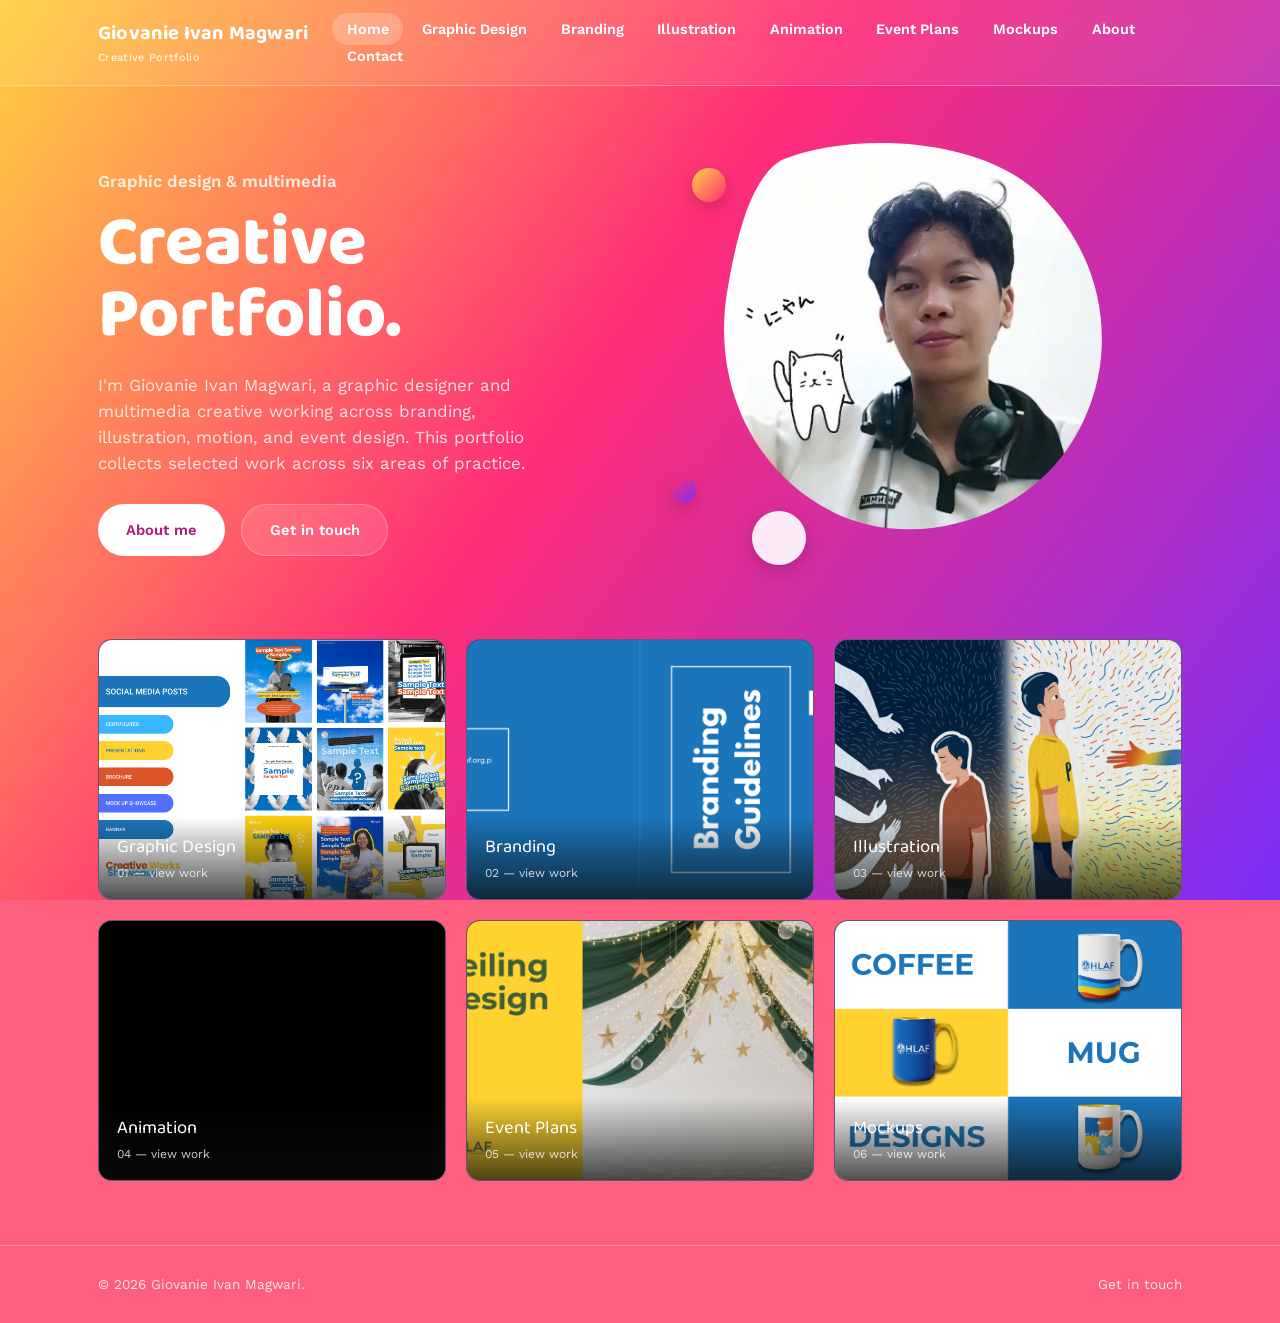
<file: index.html>
<!DOCTYPE html>
<html lang="en">
<head>
<meta charset="UTF-8">
<meta name="viewport" content="width=device-width, initial-scale=1.0">
<title>Home — Giovanie Ivan Magwari</title>
<meta name="description" content="Creative portfolio of Giovanie Ivan Magwari — graphic design, branding, illustration, animation, event design, and mockups.">
<link rel="preconnect" href="https://fonts.googleapis.com">
<link rel="preconnect" href="https://fonts.gstatic.com" crossorigin>
<link href="https://fonts.googleapis.com/css2?family=Baloo+2:wght@600;700;800&family=Work+Sans:wght@400;500;600&display=swap" rel="stylesheet">
<link rel="stylesheet" href="css/style.css">
</head>
<body>
<a class="skip-link" href="#main">Skip to content</a>
<header class="site-header">
  <div class="wrap header-inner">
    <a class="brand" href="index.html">Giovanie Ivan Magwari<span>Creative Portfolio</span></a>
    <button class="nav-toggle" aria-expanded="false" aria-label="Toggle navigation">Menu</button>
    <nav class="main-nav" aria-label="Primary">
      <ul>
        <li><a href="index.html" aria-current="page">Home</a></li>
        <li><a href="graphic-design.html">Graphic Design</a></li>
        <li><a href="branding.html">Branding</a></li>
        <li><a href="illustration.html">Illustration</a></li>
        <li><a href="animation.html">Animation</a></li>
        <li><a href="event-plans.html">Event Plans</a></li>
        <li><a href="mockups.html">Mockups</a></li>
        <li><a href="about.html">About</a></li>
        <li><a href="contact.html">Contact</a></li>
      </ul>
    </nav>
  </div>
</header>

<main id="main">
  <section class="hero wrap">
    <div class="hero-copy">
      <p class="hero-eyebrow">Graphic design &amp; multimedia</p>
      <h1>Creative<br>Portfolio.</h1>
      <p>I'm Giovanie Ivan Magwari, a graphic designer and multimedia creative working across branding, illustration, motion, and event design. This portfolio collects selected work across six areas of practice.</p>
      <div class="hero-actions">
        <a class="btn btn-primary" href="about.html">About me</a>
        <a class="btn btn-outline" href="contact.html">Get in touch</a>
      </div>
    </div>
    <div class="hero-figure">
      <span class="dot dot-1" aria-hidden="true"></span>
      <span class="dot dot-2" aria-hidden="true"></span>
      <span class="dot dot-3" aria-hidden="true"></span>
      <div class="blob-photo">
        <img src="images/profile/profile.jpg" alt="Portrait of Giovanie Ivan Magwari" loading="eager">
      </div>
    </div>
  </section>

  <section class="wrap">
    <div class="tile-grid" aria-label="Work categories">
    <a class="tile" href="graphic-design.html">
      <img src="images/graphic-design/1.png" alt="Graphic Design preview" loading="lazy">
      <span class="tile-label"><span class="n">Graphic Design</span><span class="c">01 — view work</span></span>
    </a>
    <a class="tile" href="branding.html">
      <img src="images/branding/1.png" alt="Branding preview" loading="lazy">
      <span class="tile-label"><span class="n">Branding</span><span class="c">02 — view work</span></span>
    </a>
    <a class="tile" href="illustration.html">
      <img src="images/illustration/05.png" alt="Illustration preview" loading="lazy">
      <span class="tile-label"><span class="n">Illustration</span><span class="c">03 — view work</span></span>
    </a>
    <a class="tile" href="animation.html">
      <img src="images/animation/poster-01.jpg" alt="Animation preview" loading="lazy">
      <span class="tile-label"><span class="n">Animation</span><span class="c">04 — view work</span></span>
    </a>
    <a class="tile" href="event-plans.html">
      <img src="images/event-plans/01.png" alt="Event Plans preview" loading="lazy">
      <span class="tile-label"><span class="n">Event Plans</span><span class="c">05 — view work</span></span>
    </a>
    <a class="tile" href="mockups.html">
      <img src="images/mockups/01.png" alt="Mockups preview" loading="lazy">
      <span class="tile-label"><span class="n">Mockups</span><span class="c">06 — view work</span></span>
    </a>
    </div>
  </section>
</main>
<footer class="site-footer">
  <div class="wrap footer-inner">
    <span>&copy; 2026 Giovanie Ivan Magwari.</span>
    <span><a href="contact.html">Get in touch</a></span>
  </div>
</footer>
</body>
</html>
</file>
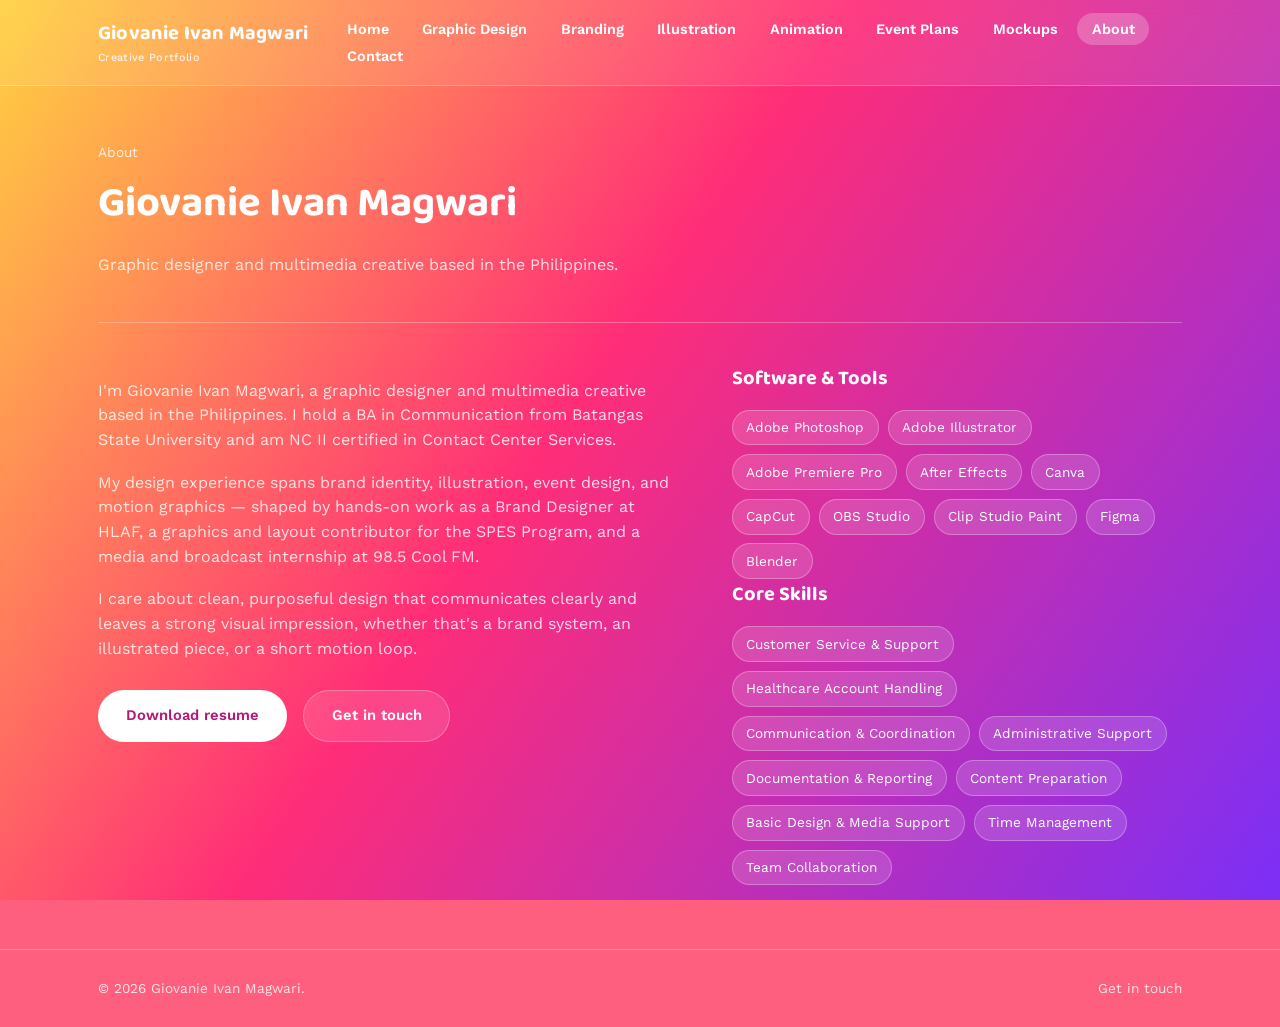
<file: about.html>
<!DOCTYPE html>
<html lang="en">
<head>
<meta charset="UTF-8">
<meta name="viewport" content="width=device-width, initial-scale=1.0">
<title>About — Giovanie Ivan Magwari</title>
<meta name="description" content="Creative portfolio of Giovanie Ivan Magwari — graphic design, branding, illustration, animation, event design, and mockups.">
<link rel="preconnect" href="https://fonts.googleapis.com">
<link rel="preconnect" href="https://fonts.gstatic.com" crossorigin>
<link href="https://fonts.googleapis.com/css2?family=Baloo+2:wght@600;700;800&family=Work+Sans:wght@400;500;600&display=swap" rel="stylesheet">
<link rel="stylesheet" href="css/style.css">
</head>
<body>
<a class="skip-link" href="#main">Skip to content</a>
<header class="site-header">
  <div class="wrap header-inner">
    <a class="brand" href="index.html">Giovanie Ivan Magwari<span>Creative Portfolio</span></a>
    <button class="nav-toggle" aria-expanded="false" aria-label="Toggle navigation">Menu</button>
    <nav class="main-nav" aria-label="Primary">
      <ul>
        <li><a href="index.html">Home</a></li>
        <li><a href="graphic-design.html">Graphic Design</a></li>
        <li><a href="branding.html">Branding</a></li>
        <li><a href="illustration.html">Illustration</a></li>
        <li><a href="animation.html">Animation</a></li>
        <li><a href="event-plans.html">Event Plans</a></li>
        <li><a href="mockups.html">Mockups</a></li>
        <li><a href="about.html" aria-current="page">About</a></li>
        <li><a href="contact.html">Contact</a></li>
      </ul>
    </nav>
  </div>
</header>

<main id="main">
  <div class="wrap">
    <div class="page-head">
      <p class="kicker">About</p>
      <h1>Giovanie Ivan Magwari</h1>
      <p>Graphic designer and multimedia creative based in the Philippines.</p>
    </div>

    <div class="about-grid">
      <div class="about-bio">
        <p>I'm Giovanie Ivan Magwari, a graphic designer and multimedia creative based in the Philippines. I hold a BA in Communication from Batangas State University and am NC II certified in Contact Center Services.</p>
        <p>My design experience spans brand identity, illustration, event design, and motion graphics — shaped by hands-on work as a Brand Designer at HLAF, a graphics and layout contributor for the SPES Program, and a media and broadcast internship at 98.5 Cool FM.</p>
        <p>I care about clean, purposeful design that communicates clearly and leaves a strong visual impression, whether that's a brand system, an illustrated piece, or a short motion loop.</p>
        <div class="hero-actions">
          <a class="btn btn-primary" href="assets/resume-giovanie-magwari.pdf" download>Download resume</a>
          <a class="btn btn-outline" href="contact.html">Get in touch</a>
        </div>
      </div>

      <div class="skills-block">
        <h2>Software &amp; Tools</h2>
        <ul class="chip-list">
          <li>Adobe Photoshop</li>
          <li>Adobe Illustrator</li>
          <li>Adobe Premiere Pro</li>
          <li>After Effects</li>
          <li>Canva</li>
          <li>CapCut</li>
          <li>OBS Studio</li>
          <li>Clip Studio Paint</li>
          <li>Figma</li>
          <li>Blender</li>
        </ul>

        <h2>Core Skills</h2>
        <ul class="chip-list">
          <li>Customer Service &amp; Support</li>
          <li>Healthcare Account Handling</li>
          <li>Communication &amp; Coordination</li>
          <li>Administrative Support</li>
          <li>Documentation &amp; Reporting</li>
          <li>Content Preparation</li>
          <li>Basic Design &amp; Media Support</li>
          <li>Time Management</li>
          <li>Team Collaboration</li>
        </ul>
      </div>
    </div>
  </div>
</main>
<footer class="site-footer">
  <div class="wrap footer-inner">
    <span>&copy; 2026 Giovanie Ivan Magwari.</span>
    <span><a href="contact.html">Get in touch</a></span>
  </div>
</footer>
</body>
</html>
</file>
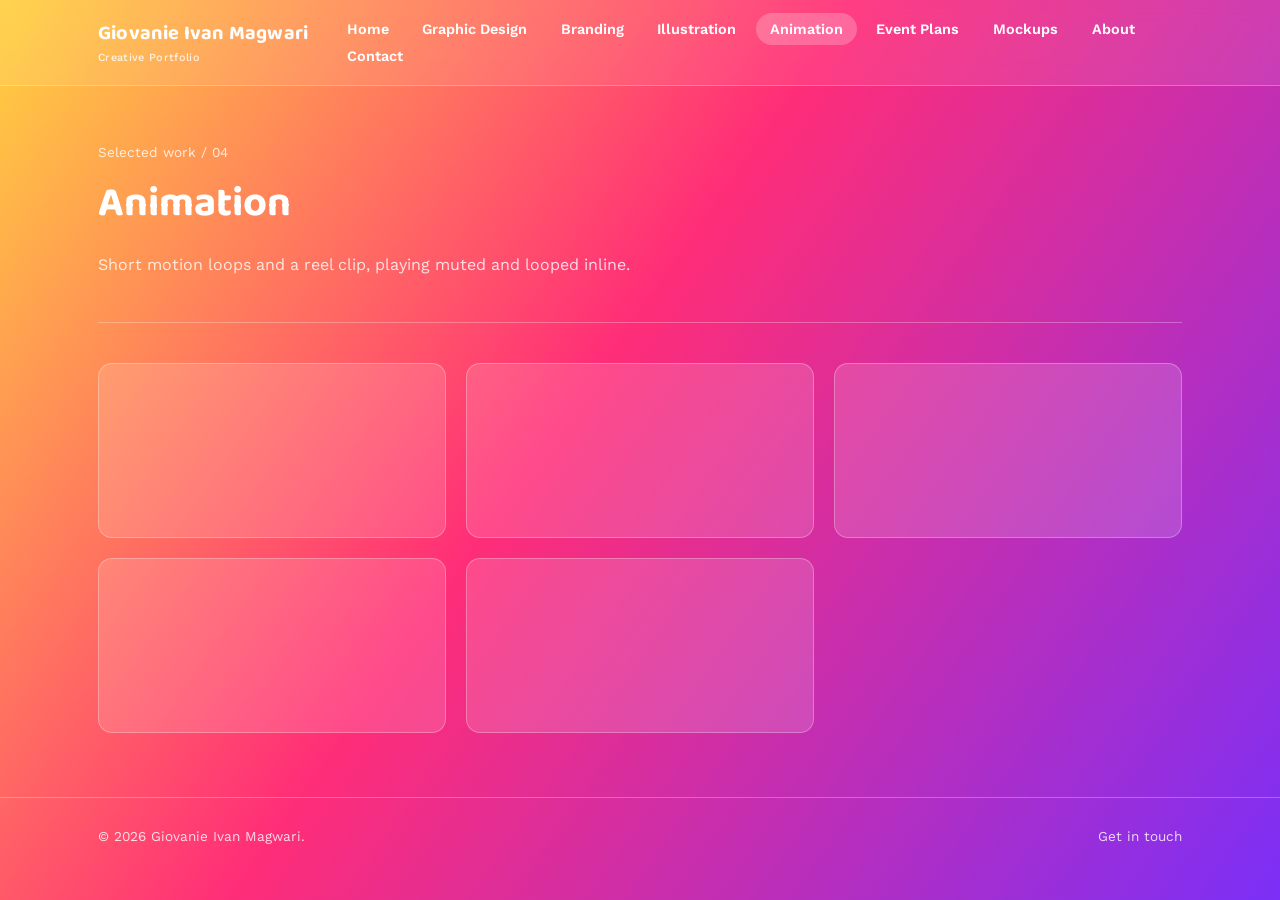
<file: animation.html>
<!DOCTYPE html>
<html lang="en">
<head>
<meta charset="UTF-8">
<meta name="viewport" content="width=device-width, initial-scale=1.0">
<title>Animation — Giovanie Ivan Magwari</title>
<meta name="description" content="Creative portfolio of Giovanie Ivan Magwari — graphic design, branding, illustration, animation, event design, and mockups.">
<link rel="preconnect" href="https://fonts.googleapis.com">
<link rel="preconnect" href="https://fonts.gstatic.com" crossorigin>
<link href="https://fonts.googleapis.com/css2?family=Baloo+2:wght@600;700;800&family=Work+Sans:wght@400;500;600&display=swap" rel="stylesheet">
<link rel="stylesheet" href="css/style.css">
</head>
<body>
<a class="skip-link" href="#main">Skip to content</a>
<header class="site-header">
  <div class="wrap header-inner">
    <a class="brand" href="index.html">Giovanie Ivan Magwari<span>Creative Portfolio</span></a>
    <button class="nav-toggle" aria-expanded="false" aria-label="Toggle navigation">Menu</button>
    <nav class="main-nav" aria-label="Primary">
      <ul>
        <li><a href="index.html">Home</a></li>
        <li><a href="graphic-design.html">Graphic Design</a></li>
        <li><a href="branding.html">Branding</a></li>
        <li><a href="illustration.html">Illustration</a></li>
        <li><a href="animation.html" aria-current="page">Animation</a></li>
        <li><a href="event-plans.html">Event Plans</a></li>
        <li><a href="mockups.html">Mockups</a></li>
        <li><a href="about.html">About</a></li>
        <li><a href="contact.html">Contact</a></li>
      </ul>
    </nav>
  </div>
</header>

<main id="main">
  <div class="wrap">
    <div class="page-head">
      <p class="kicker">Selected work / 04</p>
      <h1>Animation</h1>
      <p>Short motion loops and a reel clip, playing muted and looped inline.</p>
    </div>
    <div class="gallery">
    <figure>
      <button class="thumb" type="button" data-kind="video" data-src="images/animation/01.mp4">
        <video src="images/animation/01.mp4" muted loop playsinline autoplay preload="metadata"></video>
      </button>
    </figure>
    <figure>
      <button class="thumb" type="button" data-kind="video" data-src="images/animation/02.mp4">
        <video src="images/animation/02.mp4" muted loop playsinline autoplay preload="metadata"></video>
      </button>
    </figure>
    <figure>
      <button class="thumb" type="button" data-kind="video" data-src="images/animation/03.mp4">
        <video src="images/animation/03.mp4" muted loop playsinline autoplay preload="metadata"></video>
      </button>
    </figure>
    <figure>
      <button class="thumb" type="button" data-kind="video" data-src="images/animation/04.mp4">
        <video src="images/animation/04.mp4" muted loop playsinline autoplay preload="metadata"></video>
      </button>
    </figure>
    <figure>
      <button class="thumb" type="button" data-kind="video" data-src="images/animation/reel.mp4">
        <video src="images/animation/reel.mp4" muted loop playsinline autoplay preload="metadata"></video>
      </button>
    </figure>
    </div>
  </div>
</main>
<div class="lightbox">
  <button class="lightbox-close" aria-label="Close">&times;</button>
  <div class="lightbox-stage"></div>
</div>
<script src="js/main.js"></script>
<footer class="site-footer">
  <div class="wrap footer-inner">
    <span>&copy; 2026 Giovanie Ivan Magwari.</span>
    <span><a href="contact.html">Get in touch</a></span>
  </div>
</footer>
</body>
</html>
</file>
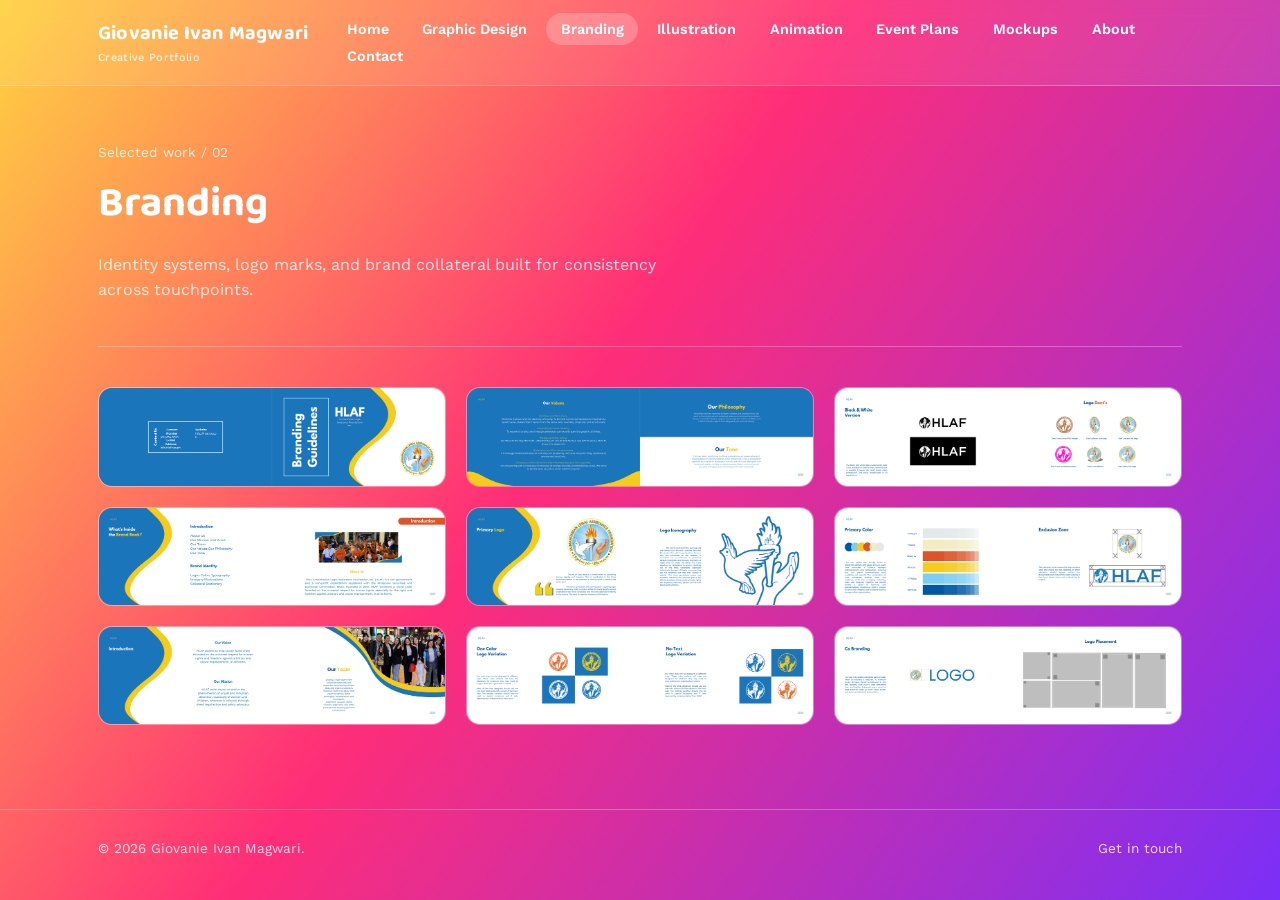
<file: branding.html>
<!DOCTYPE html>
<html lang="en">
<head>
<meta charset="UTF-8">
<meta name="viewport" content="width=device-width, initial-scale=1.0">
<title>Branding — Giovanie Ivan Magwari</title>
<meta name="description" content="Creative portfolio of Giovanie Ivan Magwari — graphic design, branding, illustration, animation, event design, and mockups.">
<link rel="preconnect" href="https://fonts.googleapis.com">
<link rel="preconnect" href="https://fonts.gstatic.com" crossorigin>
<link href="https://fonts.googleapis.com/css2?family=Baloo+2:wght@600;700;800&family=Work+Sans:wght@400;500;600&display=swap" rel="stylesheet">
<link rel="stylesheet" href="css/style.css">
</head>
<body>
<a class="skip-link" href="#main">Skip to content</a>
<header class="site-header">
  <div class="wrap header-inner">
    <a class="brand" href="index.html">Giovanie Ivan Magwari<span>Creative Portfolio</span></a>
    <button class="nav-toggle" aria-expanded="false" aria-label="Toggle navigation">Menu</button>
    <nav class="main-nav" aria-label="Primary">
      <ul>
        <li><a href="index.html">Home</a></li>
        <li><a href="graphic-design.html">Graphic Design</a></li>
        <li><a href="branding.html" aria-current="page">Branding</a></li>
        <li><a href="illustration.html">Illustration</a></li>
        <li><a href="animation.html">Animation</a></li>
        <li><a href="event-plans.html">Event Plans</a></li>
        <li><a href="mockups.html">Mockups</a></li>
        <li><a href="about.html">About</a></li>
        <li><a href="contact.html">Contact</a></li>
      </ul>
    </nav>
  </div>
</header>

<main id="main">
  <div class="wrap">
    <div class="page-head">
      <p class="kicker">Selected work / 02</p>
      <h1>Branding</h1>
      <p>Identity systems, logo marks, and brand collateral built for consistency across touchpoints.</p>
    </div>
    <div class="gallery">
    <figure>
      <button class="thumb" type="button" data-kind="image" data-src="images/branding/1.png" data-alt="Branding sample">
        <img src="images/branding/1.png" alt="Branding sample" loading="lazy">
      </button>
    </figure>
    <figure>
      <button class="thumb" type="button" data-kind="image" data-src="images/branding/2.png" data-alt="Branding sample">
        <img src="images/branding/2.png" alt="Branding sample" loading="lazy">
      </button>
    </figure>
    <figure>
      <button class="thumb" type="button" data-kind="image" data-src="images/branding/3.png" data-alt="Branding sample">
        <img src="images/branding/3.png" alt="Branding sample" loading="lazy">
      </button>
    </figure>
    <figure>
      <button class="thumb" type="button" data-kind="image" data-src="images/branding/4.png" data-alt="Branding sample">
        <img src="images/branding/4.png" alt="Branding sample" loading="lazy">
      </button>
    </figure>
    <figure>
      <button class="thumb" type="button" data-kind="image" data-src="images/branding/5.png" data-alt="Branding sample">
        <img src="images/branding/5.png" alt="Branding sample" loading="lazy">
      </button>
    </figure>
    <figure>
      <button class="thumb" type="button" data-kind="image" data-src="images/branding/6.png" data-alt="Branding sample">
        <img src="images/branding/6.png" alt="Branding sample" loading="lazy">
      </button>
    </figure>
    <figure>
      <button class="thumb" type="button" data-kind="image" data-src="images/branding/7.png" data-alt="Branding sample">
        <img src="images/branding/7.png" alt="Branding sample" loading="lazy">
      </button>
    </figure>
    <figure>
      <button class="thumb" type="button" data-kind="image" data-src="images/branding/8.png" data-alt="Branding sample">
        <img src="images/branding/8.png" alt="Branding sample" loading="lazy">
      </button>
    </figure>
    <figure>
      <button class="thumb" type="button" data-kind="image" data-src="images/branding/9.png" data-alt="Branding sample">
        <img src="images/branding/9.png" alt="Branding sample" loading="lazy">
      </button>
    </figure>
    </div>
  </div>
</main>
<div class="lightbox">
  <button class="lightbox-close" aria-label="Close">&times;</button>
  <div class="lightbox-stage"></div>
</div>
<script src="js/main.js"></script>
<footer class="site-footer">
  <div class="wrap footer-inner">
    <span>&copy; 2026 Giovanie Ivan Magwari.</span>
    <span><a href="contact.html">Get in touch</a></span>
  </div>
</footer>
</body>
</html>
</file>
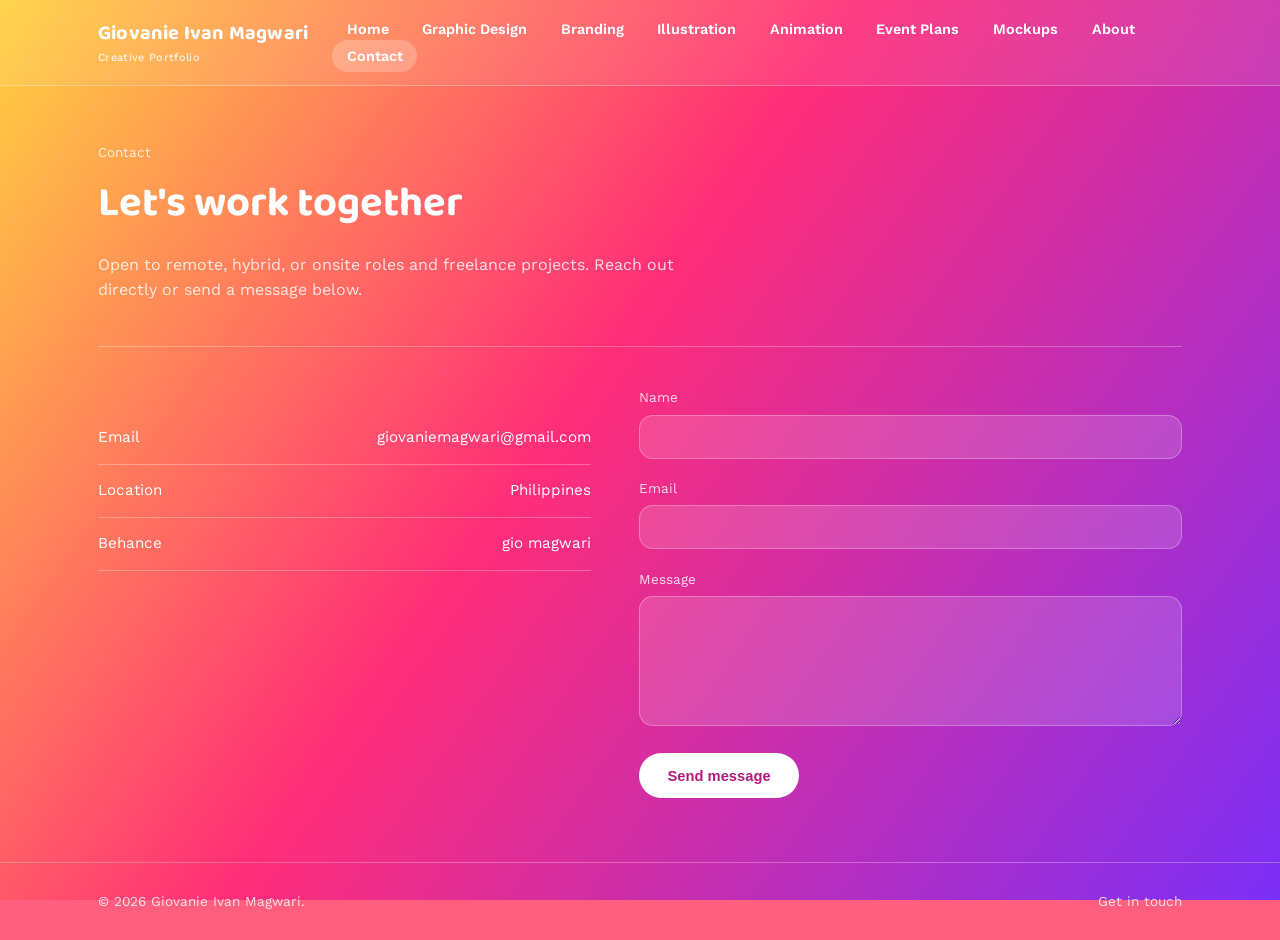
<file: contact.html>
<!DOCTYPE html>
<html lang="en">
<head>
<meta charset="UTF-8">
<meta name="viewport" content="width=device-width, initial-scale=1.0">
<title>Contact — Giovanie Ivan Magwari</title>
<meta name="description" content="Creative portfolio of Giovanie Ivan Magwari — graphic design, branding, illustration, animation, event design, and mockups.">
<link rel="preconnect" href="https://fonts.googleapis.com">
<link rel="preconnect" href="https://fonts.gstatic.com" crossorigin>
<link href="https://fonts.googleapis.com/css2?family=Baloo+2:wght@600;700;800&family=Work+Sans:wght@400;500;600&display=swap" rel="stylesheet">
<link rel="stylesheet" href="css/style.css">
</head>
<body>
<a class="skip-link" href="#main">Skip to content</a>
<header class="site-header">
  <div class="wrap header-inner">
    <a class="brand" href="index.html">Giovanie Ivan Magwari<span>Creative Portfolio</span></a>
    <button class="nav-toggle" aria-expanded="false" aria-label="Toggle navigation">Menu</button>
    <nav class="main-nav" aria-label="Primary">
      <ul>
        <li><a href="index.html">Home</a></li>
        <li><a href="graphic-design.html">Graphic Design</a></li>
        <li><a href="branding.html">Branding</a></li>
        <li><a href="illustration.html">Illustration</a></li>
        <li><a href="animation.html">Animation</a></li>
        <li><a href="event-plans.html">Event Plans</a></li>
        <li><a href="mockups.html">Mockups</a></li>
        <li><a href="about.html">About</a></li>
        <li><a href="contact.html" aria-current="page">Contact</a></li>
      </ul>
    </nav>
  </div>
</header>

<main id="main">
  <div class="wrap">
    <div class="page-head">
      <p class="kicker">Contact</p>
      <h1>Let's work together</h1>
      <p>Open to remote, hybrid, or onsite roles and freelance projects. Reach out directly or send a message below.</p>
    </div>

    <div class="contact-grid">
      <div>
        <ul class="contact-list">
          <li><span>Email</span> <a href="mailto:giovaniemagwari@gmail.com">giovaniemagwari@gmail.com</a></li>
          <li><span>Location</span> <span>Philippines</span></li>
          <li><span>Behance</span> <a href="https://www.behance.net/search/users?search=gio%20magwari" target="_blank" rel="noopener">gio magwari</a></li>
        </ul>
      </div>

      <form action="mailto:giovaniemagwari@gmail.com" method="post" enctype="text/plain">
        <div class="field">
          <label for="name">Name</label>
          <input type="text" id="name" name="name" required>
        </div>
        <div class="field">
          <label for="email">Email</label>
          <input type="email" id="email" name="email" required>
        </div>
        <div class="field">
          <label for="message">Message</label>
          <textarea id="message" name="message" required></textarea>
        </div>
        <button class="btn btn-primary" type="submit">Send message</button>
      </form>
    </div>
  </div>
</main>
<footer class="site-footer">
  <div class="wrap footer-inner">
    <span>&copy; 2026 Giovanie Ivan Magwari.</span>
    <span><a href="contact.html">Get in touch</a></span>
  </div>
</footer>
</body>
</html>
</file>
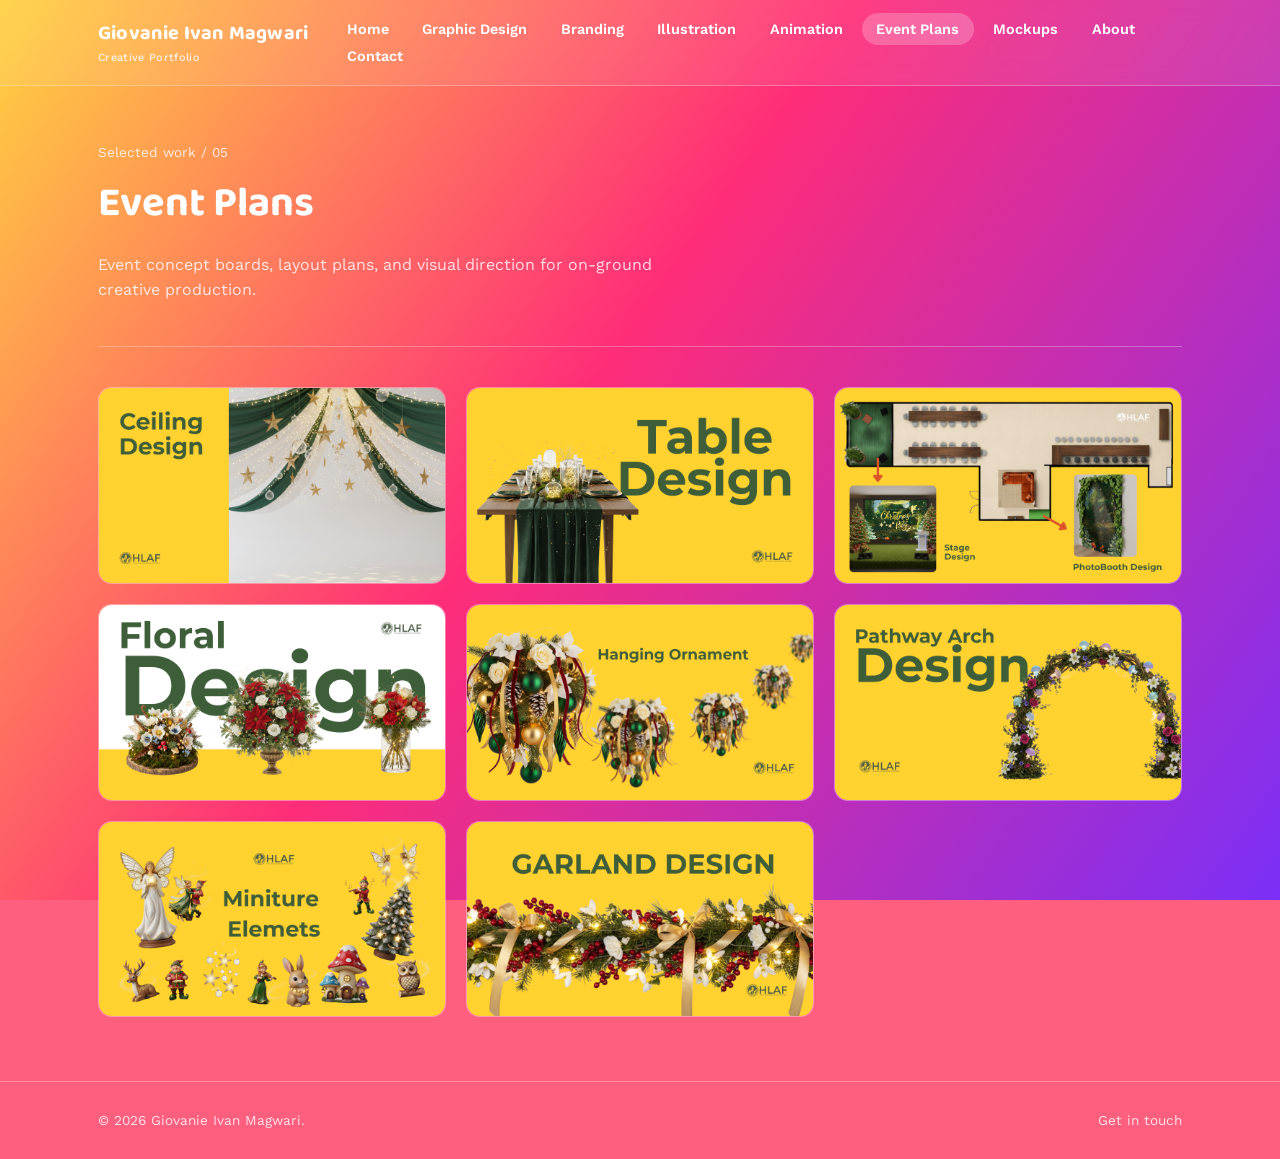
<file: event-plans.html>
<!DOCTYPE html>
<html lang="en">
<head>
<meta charset="UTF-8">
<meta name="viewport" content="width=device-width, initial-scale=1.0">
<title>Event Plans — Giovanie Ivan Magwari</title>
<meta name="description" content="Creative portfolio of Giovanie Ivan Magwari — graphic design, branding, illustration, animation, event design, and mockups.">
<link rel="preconnect" href="https://fonts.googleapis.com">
<link rel="preconnect" href="https://fonts.gstatic.com" crossorigin>
<link href="https://fonts.googleapis.com/css2?family=Baloo+2:wght@600;700;800&family=Work+Sans:wght@400;500;600&display=swap" rel="stylesheet">
<link rel="stylesheet" href="css/style.css">
</head>
<body>
<a class="skip-link" href="#main">Skip to content</a>
<header class="site-header">
  <div class="wrap header-inner">
    <a class="brand" href="index.html">Giovanie Ivan Magwari<span>Creative Portfolio</span></a>
    <button class="nav-toggle" aria-expanded="false" aria-label="Toggle navigation">Menu</button>
    <nav class="main-nav" aria-label="Primary">
      <ul>
        <li><a href="index.html">Home</a></li>
        <li><a href="graphic-design.html">Graphic Design</a></li>
        <li><a href="branding.html">Branding</a></li>
        <li><a href="illustration.html">Illustration</a></li>
        <li><a href="animation.html">Animation</a></li>
        <li><a href="event-plans.html" aria-current="page">Event Plans</a></li>
        <li><a href="mockups.html">Mockups</a></li>
        <li><a href="about.html">About</a></li>
        <li><a href="contact.html">Contact</a></li>
      </ul>
    </nav>
  </div>
</header>

<main id="main">
  <div class="wrap">
    <div class="page-head">
      <p class="kicker">Selected work / 05</p>
      <h1>Event Plans</h1>
      <p>Event concept boards, layout plans, and visual direction for on-ground creative production.</p>
    </div>
    <div class="gallery">
    <figure>
      <button class="thumb" type="button" data-kind="image" data-src="images/event-plans/01.png" data-alt="Event Plans sample">
        <img src="images/event-plans/01.png" alt="Event Plans sample" loading="lazy">
      </button>
    </figure>
    <figure>
      <button class="thumb" type="button" data-kind="image" data-src="images/event-plans/02.png" data-alt="Event Plans sample">
        <img src="images/event-plans/02.png" alt="Event Plans sample" loading="lazy">
      </button>
    </figure>
    <figure>
      <button class="thumb" type="button" data-kind="image" data-src="images/event-plans/03.png" data-alt="Event Plans sample">
        <img src="images/event-plans/03.png" alt="Event Plans sample" loading="lazy">
      </button>
    </figure>
    <figure>
      <button class="thumb" type="button" data-kind="image" data-src="images/event-plans/04.png" data-alt="Event Plans sample">
        <img src="images/event-plans/04.png" alt="Event Plans sample" loading="lazy">
      </button>
    </figure>
    <figure>
      <button class="thumb" type="button" data-kind="image" data-src="images/event-plans/05.png" data-alt="Event Plans sample">
        <img src="images/event-plans/05.png" alt="Event Plans sample" loading="lazy">
      </button>
    </figure>
    <figure>
      <button class="thumb" type="button" data-kind="image" data-src="images/event-plans/06.png" data-alt="Event Plans sample">
        <img src="images/event-plans/06.png" alt="Event Plans sample" loading="lazy">
      </button>
    </figure>
    <figure>
      <button class="thumb" type="button" data-kind="image" data-src="images/event-plans/07.png" data-alt="Event Plans sample">
        <img src="images/event-plans/07.png" alt="Event Plans sample" loading="lazy">
      </button>
    </figure>
    <figure>
      <button class="thumb" type="button" data-kind="image" data-src="images/event-plans/08.png" data-alt="Event Plans sample">
        <img src="images/event-plans/08.png" alt="Event Plans sample" loading="lazy">
      </button>
    </figure>
    </div>
  </div>
</main>
<div class="lightbox">
  <button class="lightbox-close" aria-label="Close">&times;</button>
  <div class="lightbox-stage"></div>
</div>
<script src="js/main.js"></script>
<footer class="site-footer">
  <div class="wrap footer-inner">
    <span>&copy; 2026 Giovanie Ivan Magwari.</span>
    <span><a href="contact.html">Get in touch</a></span>
  </div>
</footer>
</body>
</html>
</file>
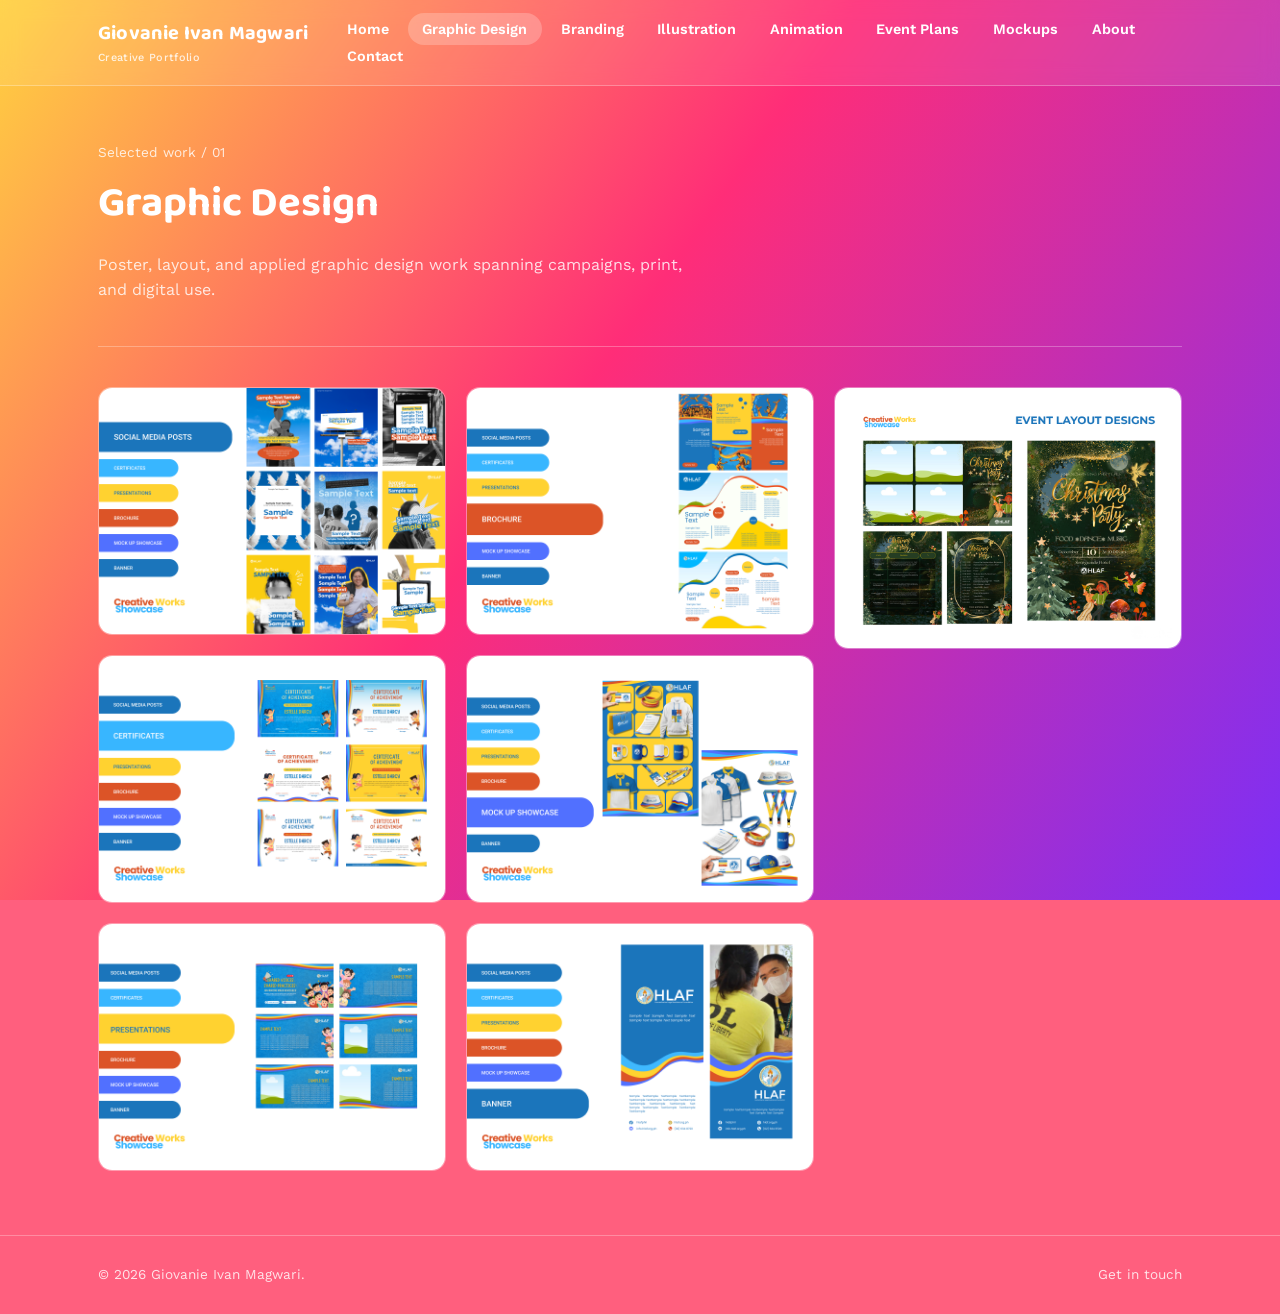
<file: graphic-design.html>
<!DOCTYPE html>
<html lang="en">
<head>
<meta charset="UTF-8">
<meta name="viewport" content="width=device-width, initial-scale=1.0">
<title>Graphic Design — Giovanie Ivan Magwari</title>
<meta name="description" content="Creative portfolio of Giovanie Ivan Magwari — graphic design, branding, illustration, animation, event design, and mockups.">
<link rel="preconnect" href="https://fonts.googleapis.com">
<link rel="preconnect" href="https://fonts.gstatic.com" crossorigin>
<link href="https://fonts.googleapis.com/css2?family=Baloo+2:wght@600;700;800&family=Work+Sans:wght@400;500;600&display=swap" rel="stylesheet">
<link rel="stylesheet" href="css/style.css">
</head>
<body>
<a class="skip-link" href="#main">Skip to content</a>
<header class="site-header">
  <div class="wrap header-inner">
    <a class="brand" href="index.html">Giovanie Ivan Magwari<span>Creative Portfolio</span></a>
    <button class="nav-toggle" aria-expanded="false" aria-label="Toggle navigation">Menu</button>
    <nav class="main-nav" aria-label="Primary">
      <ul>
        <li><a href="index.html">Home</a></li>
        <li><a href="graphic-design.html" aria-current="page">Graphic Design</a></li>
        <li><a href="branding.html">Branding</a></li>
        <li><a href="illustration.html">Illustration</a></li>
        <li><a href="animation.html">Animation</a></li>
        <li><a href="event-plans.html">Event Plans</a></li>
        <li><a href="mockups.html">Mockups</a></li>
        <li><a href="about.html">About</a></li>
        <li><a href="contact.html">Contact</a></li>
      </ul>
    </nav>
  </div>
</header>

<main id="main">
  <div class="wrap">
    <div class="page-head">
      <p class="kicker">Selected work / 01</p>
      <h1>Graphic Design</h1>
      <p>Poster, layout, and applied graphic design work spanning campaigns, print, and digital use.</p>
    </div>
    <div class="gallery">
    <figure>
      <button class="thumb" type="button" data-kind="image" data-src="images/graphic-design/1.png" data-alt="Graphic Design sample">
        <img src="images/graphic-design/1.png" alt="Graphic Design sample" loading="lazy">
      </button>
    </figure>
    <figure>
      <button class="thumb" type="button" data-kind="image" data-src="images/graphic-design/2.png" data-alt="Graphic Design sample">
        <img src="images/graphic-design/2.png" alt="Graphic Design sample" loading="lazy">
      </button>
    </figure>
    <figure>
      <button class="thumb" type="button" data-kind="image" data-src="images/graphic-design/3.png" data-alt="Graphic Design sample">
        <img src="images/graphic-design/3.png" alt="Graphic Design sample" loading="lazy">
      </button>
    </figure>
    <figure>
      <button class="thumb" type="button" data-kind="image" data-src="images/graphic-design/4.png" data-alt="Graphic Design sample">
        <img src="images/graphic-design/4.png" alt="Graphic Design sample" loading="lazy">
      </button>
    </figure>
    <figure>
      <button class="thumb" type="button" data-kind="image" data-src="images/graphic-design/5.png" data-alt="Graphic Design sample">
        <img src="images/graphic-design/5.png" alt="Graphic Design sample" loading="lazy">
      </button>
    </figure>
    <figure>
      <button class="thumb" type="button" data-kind="image" data-src="images/graphic-design/6.png" data-alt="Graphic Design sample">
        <img src="images/graphic-design/6.png" alt="Graphic Design sample" loading="lazy">
      </button>
    </figure>
    <figure>
      <button class="thumb" type="button" data-kind="image" data-src="images/graphic-design/7.png" data-alt="Graphic Design sample">
        <img src="images/graphic-design/7.png" alt="Graphic Design sample" loading="lazy">
      </button>
    </figure>
    </div>
  </div>
</main>
<div class="lightbox">
  <button class="lightbox-close" aria-label="Close">&times;</button>
  <div class="lightbox-stage"></div>
</div>
<script src="js/main.js"></script>
<footer class="site-footer">
  <div class="wrap footer-inner">
    <span>&copy; 2026 Giovanie Ivan Magwari.</span>
    <span><a href="contact.html">Get in touch</a></span>
  </div>
</footer>
</body>
</html>
</file>
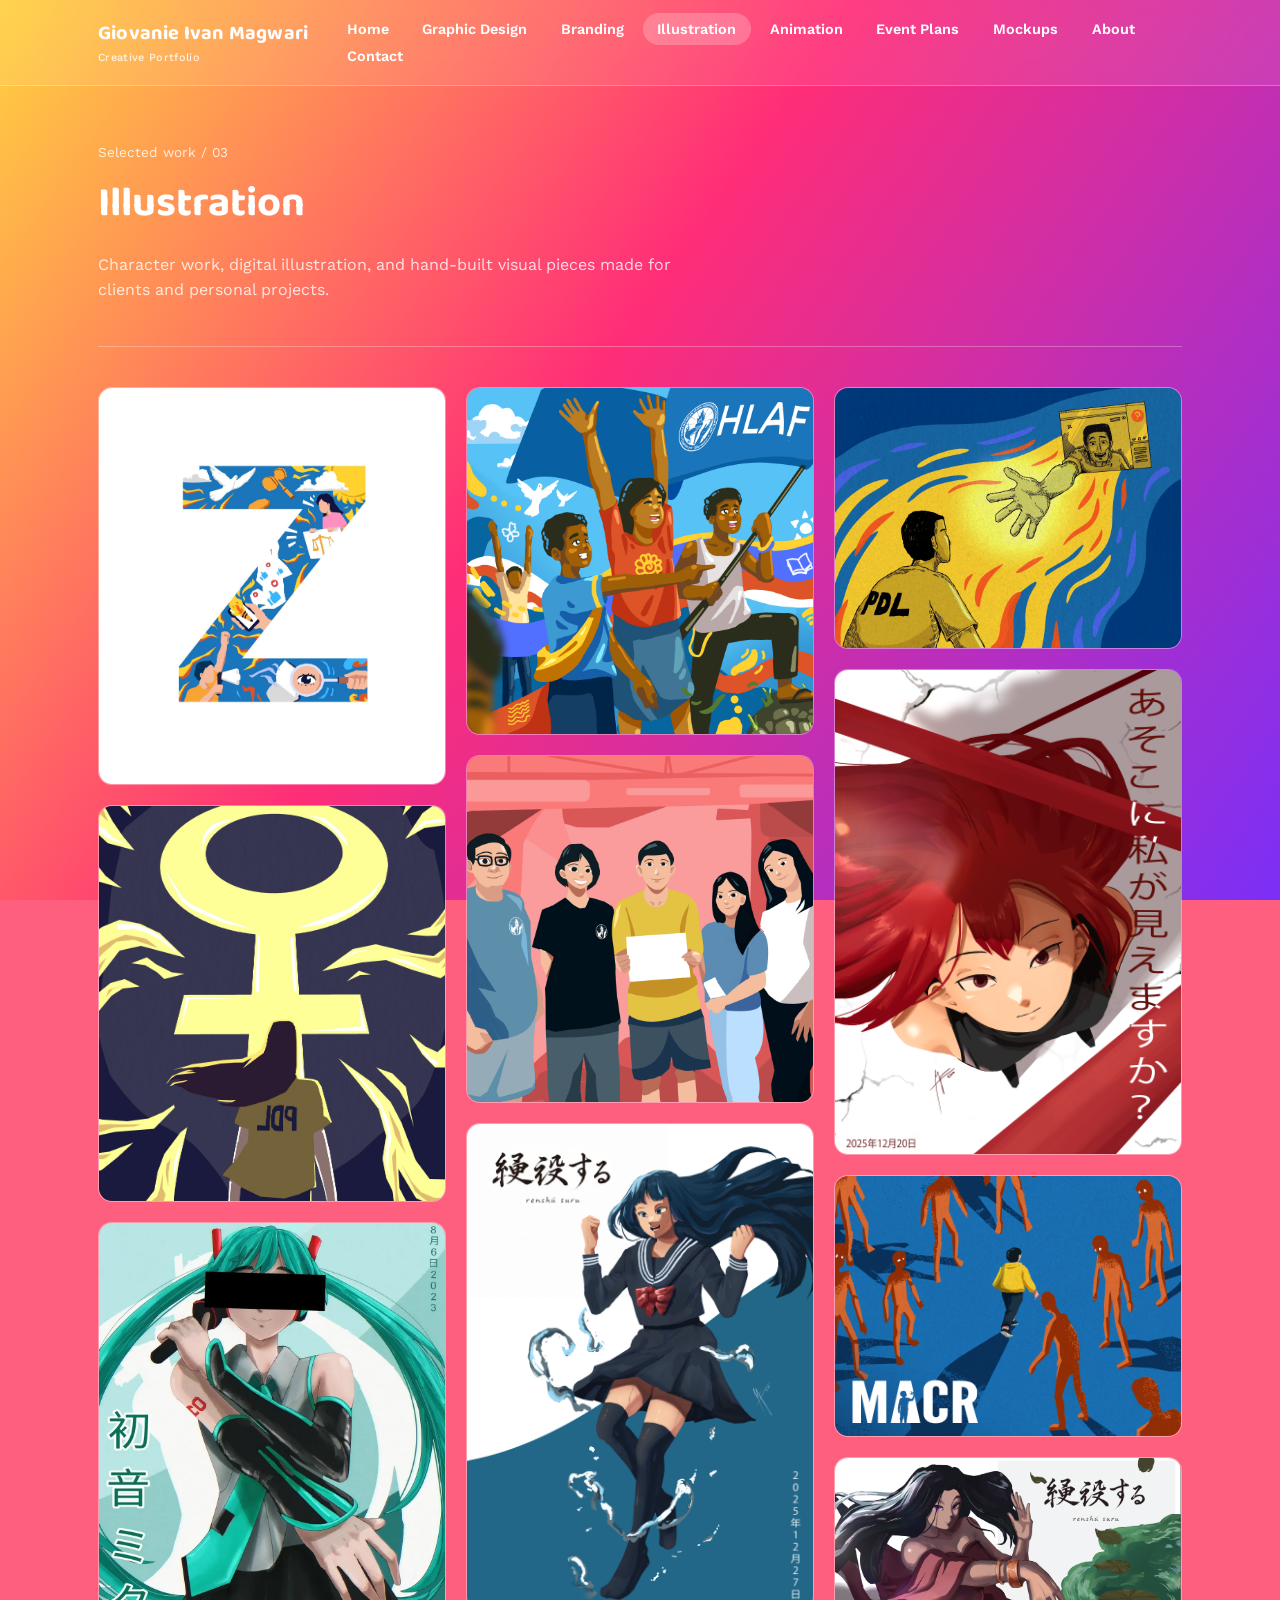
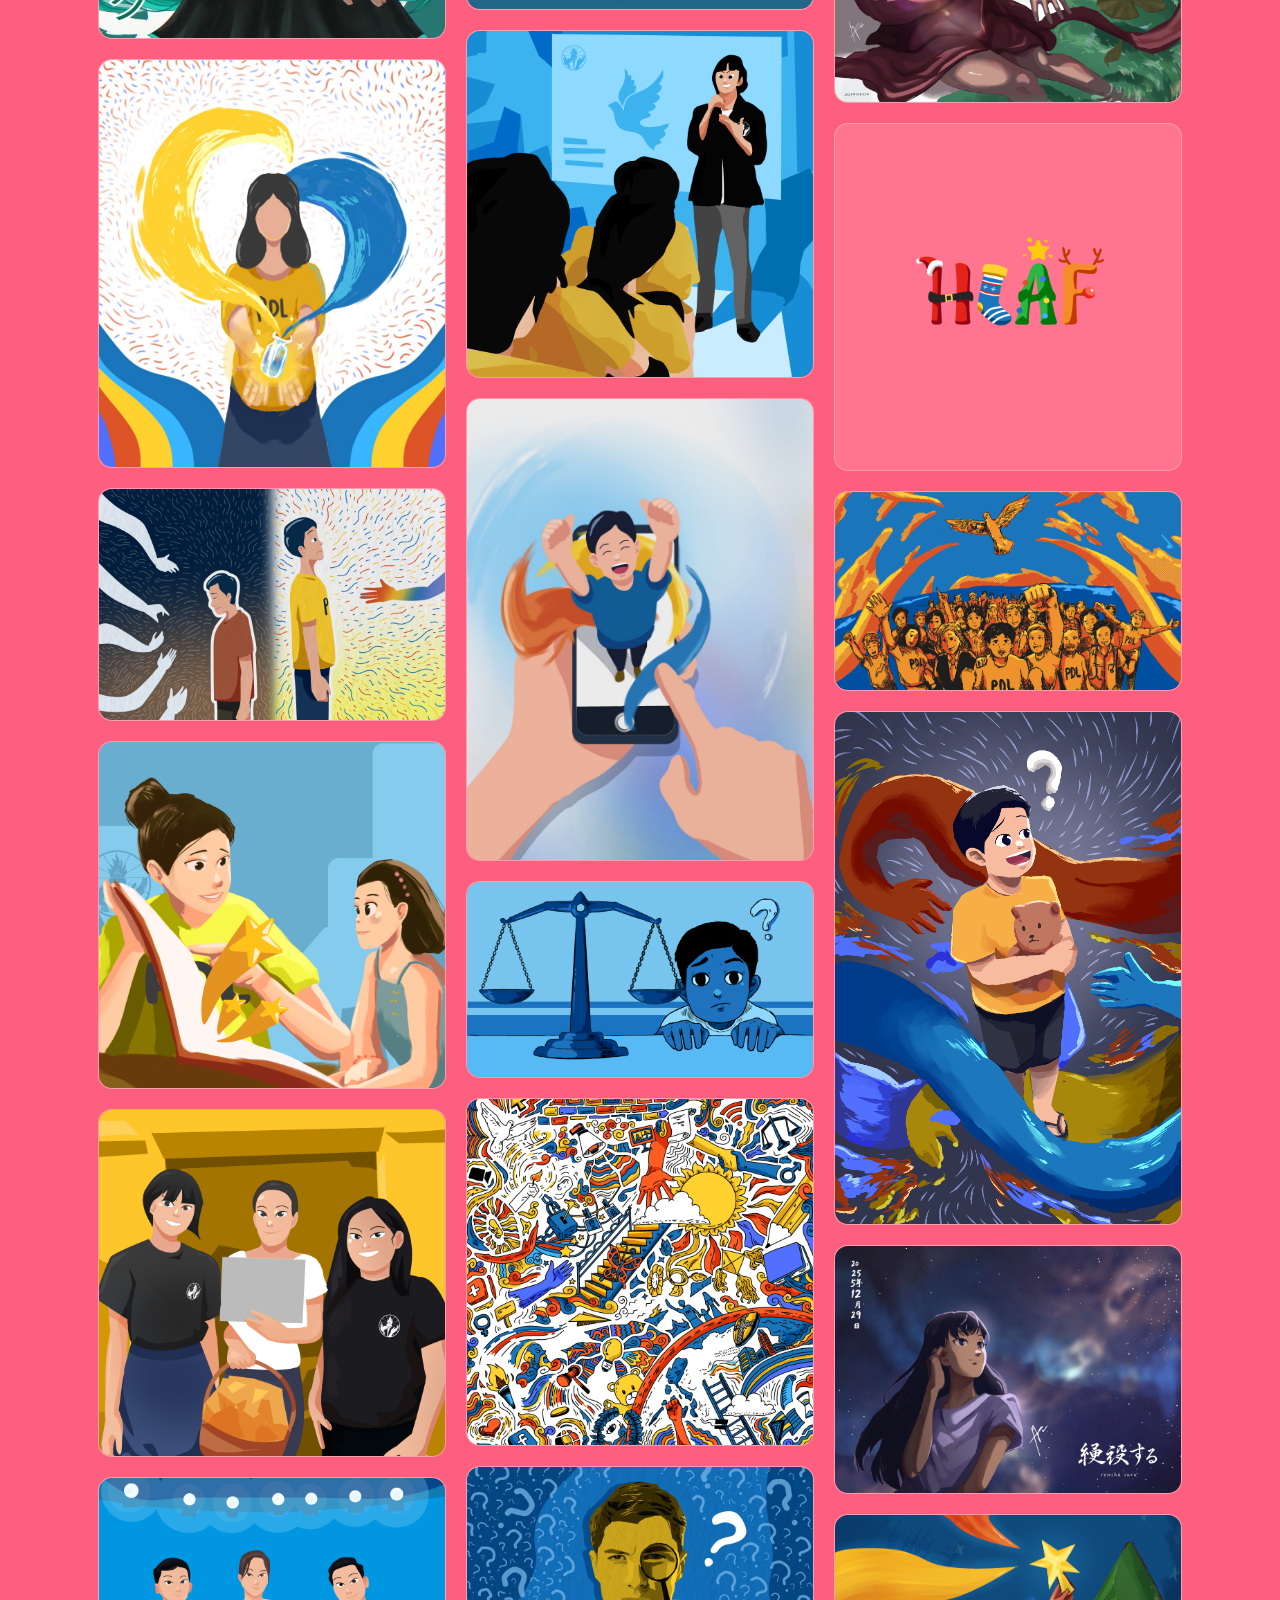
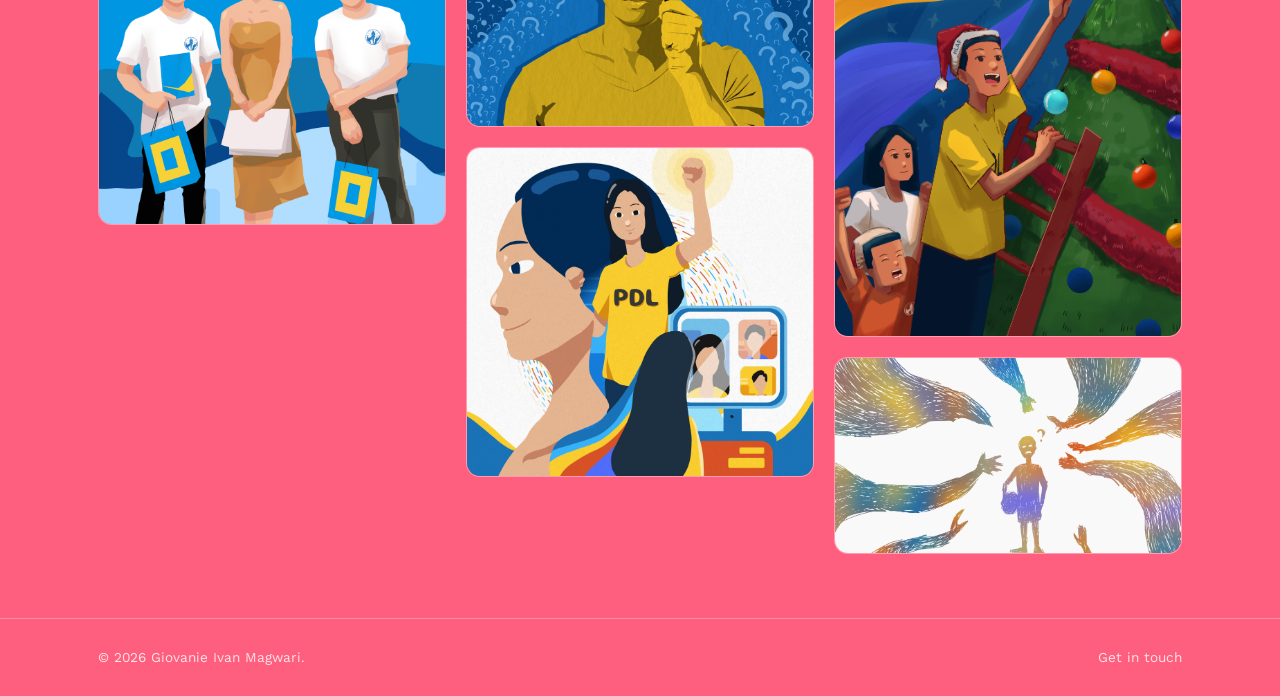
<file: illustration.html>
<!DOCTYPE html>
<html lang="en">
<head>
<meta charset="UTF-8">
<meta name="viewport" content="width=device-width, initial-scale=1.0">
<title>Illustration — Giovanie Ivan Magwari</title>
<meta name="description" content="Creative portfolio of Giovanie Ivan Magwari — graphic design, branding, illustration, animation, event design, and mockups.">
<link rel="preconnect" href="https://fonts.googleapis.com">
<link rel="preconnect" href="https://fonts.gstatic.com" crossorigin>
<link href="https://fonts.googleapis.com/css2?family=Baloo+2:wght@600;700;800&family=Work+Sans:wght@400;500;600&display=swap" rel="stylesheet">
<link rel="stylesheet" href="css/style.css">
</head>
<body>
<a class="skip-link" href="#main">Skip to content</a>
<header class="site-header">
  <div class="wrap header-inner">
    <a class="brand" href="index.html">Giovanie Ivan Magwari<span>Creative Portfolio</span></a>
    <button class="nav-toggle" aria-expanded="false" aria-label="Toggle navigation">Menu</button>
    <nav class="main-nav" aria-label="Primary">
      <ul>
        <li><a href="index.html">Home</a></li>
        <li><a href="graphic-design.html">Graphic Design</a></li>
        <li><a href="branding.html">Branding</a></li>
        <li><a href="illustration.html" aria-current="page">Illustration</a></li>
        <li><a href="animation.html">Animation</a></li>
        <li><a href="event-plans.html">Event Plans</a></li>
        <li><a href="mockups.html">Mockups</a></li>
        <li><a href="about.html">About</a></li>
        <li><a href="contact.html">Contact</a></li>
      </ul>
    </nav>
  </div>
</header>

<main id="main">
  <div class="wrap">
    <div class="page-head">
      <p class="kicker">Selected work / 03</p>
      <h1>Illustration</h1>
      <p>Character work, digital illustration, and hand-built visual pieces made for clients and personal projects.</p>
    </div>
    <div class="gallery">
    <figure>
      <button class="thumb" type="button" data-kind="image" data-src="images/illustration/01.jpg" data-alt="Illustration sample">
        <img src="images/illustration/01.jpg" alt="Illustration sample" loading="lazy">
      </button>
    </figure>
    <figure>
      <button class="thumb" type="button" data-kind="image" data-src="images/illustration/02.jpg" data-alt="Illustration sample">
        <img src="images/illustration/02.jpg" alt="Illustration sample" loading="lazy">
      </button>
    </figure>
    <figure>
      <button class="thumb" type="button" data-kind="image" data-src="images/illustration/03.webp" data-alt="Illustration sample">
        <img src="images/illustration/03.webp" alt="Illustration sample" loading="lazy">
      </button>
    </figure>
    <figure>
      <button class="thumb" type="button" data-kind="image" data-src="images/illustration/04.jpg" data-alt="Illustration sample">
        <img src="images/illustration/04.jpg" alt="Illustration sample" loading="lazy">
      </button>
    </figure>
    <figure>
      <button class="thumb" type="button" data-kind="image" data-src="images/illustration/05.png" data-alt="Illustration sample">
        <img src="images/illustration/05.png" alt="Illustration sample" loading="lazy">
      </button>
    </figure>
    <figure>
      <button class="thumb" type="button" data-kind="image" data-src="images/illustration/06.png" data-alt="Illustration sample">
        <img src="images/illustration/06.png" alt="Illustration sample" loading="lazy">
      </button>
    </figure>
    <figure>
      <button class="thumb" type="button" data-kind="image" data-src="images/illustration/07.png" data-alt="Illustration sample">
        <img src="images/illustration/07.png" alt="Illustration sample" loading="lazy">
      </button>
    </figure>
    <figure>
      <button class="thumb" type="button" data-kind="image" data-src="images/illustration/08.png" data-alt="Illustration sample">
        <img src="images/illustration/08.png" alt="Illustration sample" loading="lazy">
      </button>
    </figure>
    <figure>
      <button class="thumb" type="button" data-kind="image" data-src="images/illustration/09.png" data-alt="Illustration sample">
        <img src="images/illustration/09.png" alt="Illustration sample" loading="lazy">
      </button>
    </figure>
    <figure>
      <button class="thumb" type="button" data-kind="image" data-src="images/illustration/10.png" data-alt="Illustration sample">
        <img src="images/illustration/10.png" alt="Illustration sample" loading="lazy">
      </button>
    </figure>
    <figure>
      <button class="thumb" type="button" data-kind="image" data-src="images/illustration/11.png" data-alt="Illustration sample">
        <img src="images/illustration/11.png" alt="Illustration sample" loading="lazy">
      </button>
    </figure>
    <figure>
      <button class="thumb" type="button" data-kind="image" data-src="images/illustration/12.png" data-alt="Illustration sample">
        <img src="images/illustration/12.png" alt="Illustration sample" loading="lazy">
      </button>
    </figure>
    <figure>
      <button class="thumb" type="button" data-kind="image" data-src="images/illustration/13.jpg" data-alt="Illustration sample">
        <img src="images/illustration/13.jpg" alt="Illustration sample" loading="lazy">
      </button>
    </figure>
    <figure>
      <button class="thumb" type="button" data-kind="image" data-src="images/illustration/14.png" data-alt="Illustration sample">
        <img src="images/illustration/14.png" alt="Illustration sample" loading="lazy">
      </button>
    </figure>
    <figure>
      <button class="thumb" type="button" data-kind="image" data-src="images/illustration/15.jpg" data-alt="Illustration sample">
        <img src="images/illustration/15.jpg" alt="Illustration sample" loading="lazy">
      </button>
    </figure>
    <figure>
      <button class="thumb" type="button" data-kind="image" data-src="images/illustration/16.jpg" data-alt="Illustration sample">
        <img src="images/illustration/16.jpg" alt="Illustration sample" loading="lazy">
      </button>
    </figure>
    <figure>
      <button class="thumb" type="button" data-kind="image" data-src="images/illustration/17.jpg" data-alt="Illustration sample">
        <img src="images/illustration/17.jpg" alt="Illustration sample" loading="lazy">
      </button>
    </figure>
    <figure>
      <button class="thumb" type="button" data-kind="image" data-src="images/illustration/18.jpg" data-alt="Illustration sample">
        <img src="images/illustration/18.jpg" alt="Illustration sample" loading="lazy">
      </button>
    </figure>
    <figure>
      <button class="thumb" type="button" data-kind="image" data-src="images/illustration/19.png" data-alt="Illustration sample">
        <img src="images/illustration/19.png" alt="Illustration sample" loading="lazy">
      </button>
    </figure>
    <figure>
      <button class="thumb" type="button" data-kind="image" data-src="images/illustration/20.png" data-alt="Illustration sample">
        <img src="images/illustration/20.png" alt="Illustration sample" loading="lazy">
      </button>
    </figure>
    <figure>
      <button class="thumb" type="button" data-kind="image" data-src="images/illustration/21.png" data-alt="Illustration sample">
        <img src="images/illustration/21.png" alt="Illustration sample" loading="lazy">
      </button>
    </figure>
    <figure>
      <button class="thumb" type="button" data-kind="image" data-src="images/illustration/22.png" data-alt="Illustration sample">
        <img src="images/illustration/22.png" alt="Illustration sample" loading="lazy">
      </button>
    </figure>
    <figure>
      <button class="thumb" type="button" data-kind="image" data-src="images/illustration/23.png" data-alt="Illustration sample">
        <img src="images/illustration/23.png" alt="Illustration sample" loading="lazy">
      </button>
    </figure>
    <figure>
      <button class="thumb" type="button" data-kind="image" data-src="images/illustration/24.png" data-alt="Illustration sample">
        <img src="images/illustration/24.png" alt="Illustration sample" loading="lazy">
      </button>
    </figure>
    <figure>
      <button class="thumb" type="button" data-kind="image" data-src="images/illustration/25.png" data-alt="Illustration sample">
        <img src="images/illustration/25.png" alt="Illustration sample" loading="lazy">
      </button>
    </figure>
    <figure>
      <button class="thumb" type="button" data-kind="image" data-src="images/illustration/26.png" data-alt="Illustration sample">
        <img src="images/illustration/26.png" alt="Illustration sample" loading="lazy">
      </button>
    </figure>
    <figure>
      <button class="thumb" type="button" data-kind="image" data-src="images/illustration/27.png" data-alt="Illustration sample">
        <img src="images/illustration/27.png" alt="Illustration sample" loading="lazy">
      </button>
    </figure>
    </div>
  </div>
</main>
<div class="lightbox">
  <button class="lightbox-close" aria-label="Close">&times;</button>
  <div class="lightbox-stage"></div>
</div>
<script src="js/main.js"></script>
<footer class="site-footer">
  <div class="wrap footer-inner">
    <span>&copy; 2026 Giovanie Ivan Magwari.</span>
    <span><a href="contact.html">Get in touch</a></span>
  </div>
</footer>
</body>
</html>
</file>
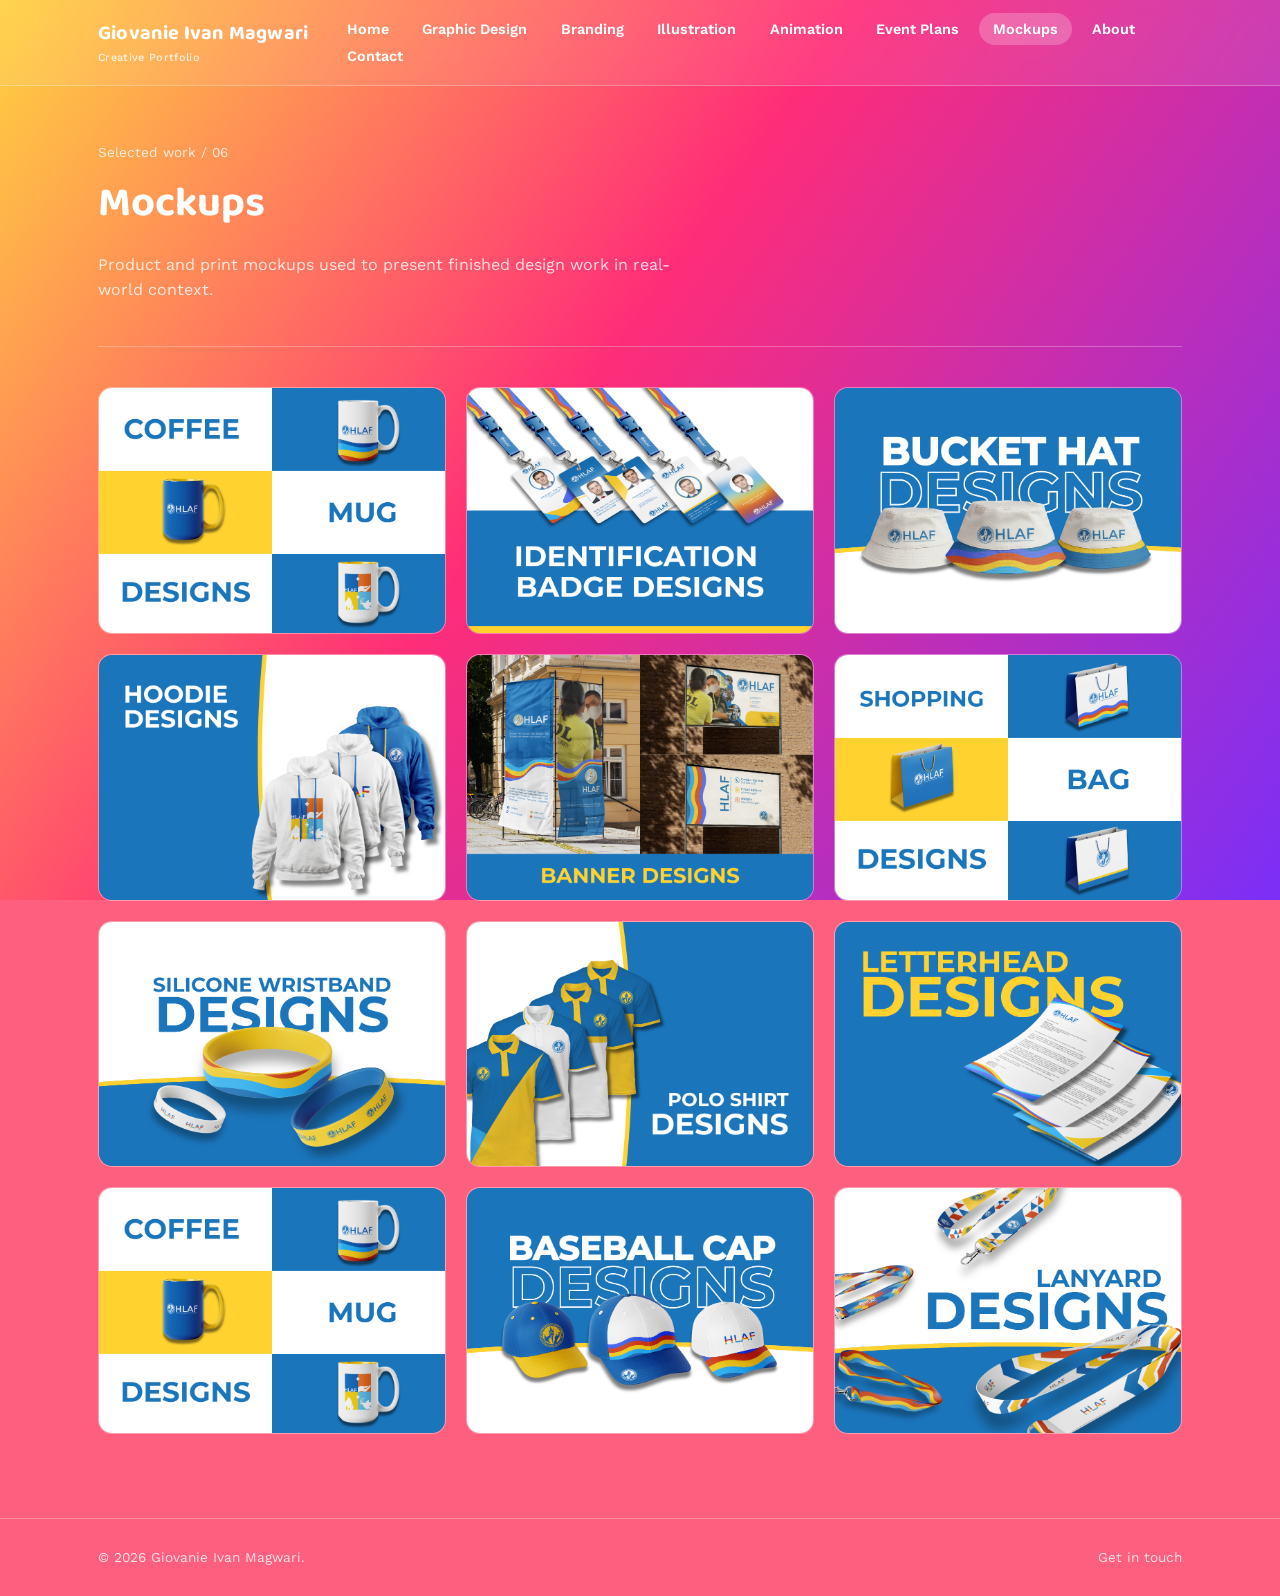
<file: mockups.html>
<!DOCTYPE html>
<html lang="en">
<head>
<meta charset="UTF-8">
<meta name="viewport" content="width=device-width, initial-scale=1.0">
<title>Mockups — Giovanie Ivan Magwari</title>
<meta name="description" content="Creative portfolio of Giovanie Ivan Magwari — graphic design, branding, illustration, animation, event design, and mockups.">
<link rel="preconnect" href="https://fonts.googleapis.com">
<link rel="preconnect" href="https://fonts.gstatic.com" crossorigin>
<link href="https://fonts.googleapis.com/css2?family=Baloo+2:wght@600;700;800&family=Work+Sans:wght@400;500;600&display=swap" rel="stylesheet">
<link rel="stylesheet" href="css/style.css">
</head>
<body>
<a class="skip-link" href="#main">Skip to content</a>
<header class="site-header">
  <div class="wrap header-inner">
    <a class="brand" href="index.html">Giovanie Ivan Magwari<span>Creative Portfolio</span></a>
    <button class="nav-toggle" aria-expanded="false" aria-label="Toggle navigation">Menu</button>
    <nav class="main-nav" aria-label="Primary">
      <ul>
        <li><a href="index.html">Home</a></li>
        <li><a href="graphic-design.html">Graphic Design</a></li>
        <li><a href="branding.html">Branding</a></li>
        <li><a href="illustration.html">Illustration</a></li>
        <li><a href="animation.html">Animation</a></li>
        <li><a href="event-plans.html">Event Plans</a></li>
        <li><a href="mockups.html" aria-current="page">Mockups</a></li>
        <li><a href="about.html">About</a></li>
        <li><a href="contact.html">Contact</a></li>
      </ul>
    </nav>
  </div>
</header>

<main id="main">
  <div class="wrap">
    <div class="page-head">
      <p class="kicker">Selected work / 06</p>
      <h1>Mockups</h1>
      <p>Product and print mockups used to present finished design work in real-world context.</p>
    </div>
    <div class="gallery">
    <figure>
      <button class="thumb" type="button" data-kind="image" data-src="images/mockups/01.png" data-alt="Mockups sample">
        <img src="images/mockups/01.png" alt="Mockups sample" loading="lazy">
      </button>
    </figure>
    <figure>
      <button class="thumb" type="button" data-kind="image" data-src="images/mockups/02.png" data-alt="Mockups sample">
        <img src="images/mockups/02.png" alt="Mockups sample" loading="lazy">
      </button>
    </figure>
    <figure>
      <button class="thumb" type="button" data-kind="image" data-src="images/mockups/03.png" data-alt="Mockups sample">
        <img src="images/mockups/03.png" alt="Mockups sample" loading="lazy">
      </button>
    </figure>
    <figure>
      <button class="thumb" type="button" data-kind="image" data-src="images/mockups/04.png" data-alt="Mockups sample">
        <img src="images/mockups/04.png" alt="Mockups sample" loading="lazy">
      </button>
    </figure>
    <figure>
      <button class="thumb" type="button" data-kind="image" data-src="images/mockups/05.png" data-alt="Mockups sample">
        <img src="images/mockups/05.png" alt="Mockups sample" loading="lazy">
      </button>
    </figure>
    <figure>
      <button class="thumb" type="button" data-kind="image" data-src="images/mockups/06.png" data-alt="Mockups sample">
        <img src="images/mockups/06.png" alt="Mockups sample" loading="lazy">
      </button>
    </figure>
    <figure>
      <button class="thumb" type="button" data-kind="image" data-src="images/mockups/07.png" data-alt="Mockups sample">
        <img src="images/mockups/07.png" alt="Mockups sample" loading="lazy">
      </button>
    </figure>
    <figure>
      <button class="thumb" type="button" data-kind="image" data-src="images/mockups/08.png" data-alt="Mockups sample">
        <img src="images/mockups/08.png" alt="Mockups sample" loading="lazy">
      </button>
    </figure>
    <figure>
      <button class="thumb" type="button" data-kind="image" data-src="images/mockups/09.png" data-alt="Mockups sample">
        <img src="images/mockups/09.png" alt="Mockups sample" loading="lazy">
      </button>
    </figure>
    <figure>
      <button class="thumb" type="button" data-kind="image" data-src="images/mockups/10.png" data-alt="Mockups sample">
        <img src="images/mockups/10.png" alt="Mockups sample" loading="lazy">
      </button>
    </figure>
    <figure>
      <button class="thumb" type="button" data-kind="image" data-src="images/mockups/11.png" data-alt="Mockups sample">
        <img src="images/mockups/11.png" alt="Mockups sample" loading="lazy">
      </button>
    </figure>
    <figure>
      <button class="thumb" type="button" data-kind="image" data-src="images/mockups/12.png" data-alt="Mockups sample">
        <img src="images/mockups/12.png" alt="Mockups sample" loading="lazy">
      </button>
    </figure>
    </div>
  </div>
</main>
<div class="lightbox">
  <button class="lightbox-close" aria-label="Close">&times;</button>
  <div class="lightbox-stage"></div>
</div>
<script src="js/main.js"></script>
<footer class="site-footer">
  <div class="wrap footer-inner">
    <span>&copy; 2026 Giovanie Ivan Magwari.</span>
    <span><a href="contact.html">Get in touch</a></span>
  </div>
</footer>
</body>
</html>
</file>
<file: css/style.css>
/* ============================================
   Giovanie Ivan Magwari — Creative Portfolio
   ============================================ */

:root {
  --bg: #ff5f7e;
  --surface: rgba(255, 255, 255, 0.14);
  --surface-solid: #2a1240;
  --ink: #ffffff;
  --ink-soft: rgba(255, 255, 255, 0.82);
  --line: rgba(255, 255, 255, 0.28);
  --accent: #ffffff;
  --accent-ink: #b3197a;
  --accent-soft: rgba(255, 255, 255, 0.16);
  --grad-1: #ffd23f;
  --grad-2: #ff2d78;
  --grad-3: #7b2ff7;
  --max-w: 1180px;
  --gutter: clamp(1.25rem, 4vw, 3rem);
  --radius: 999px;
  --radius-sm: 14px;
  --serif: "Baloo 2", "Newsreader", Georgia, serif;
  --sans: "Work Sans", -apple-system, BlinkMacSystemFont, "Segoe UI", sans-serif;
}

* { box-sizing: border-box; }

html { scroll-behavior: smooth; }

body {
  margin: 0;
  background: linear-gradient(125deg, var(--grad-1) 0%, var(--grad-2) 45%, var(--grad-3) 100%) var(--bg);
  background-attachment: fixed;
  color: var(--ink);
  font-family: var(--sans);
  font-size: 16px;
  line-height: 1.55;
  -webkit-font-smoothing: antialiased;
}

img, video { max-width: 100%; display: block; }

a { color: inherit; text-decoration: none; }

.wrap {
  max-width: var(--max-w);
  margin: 0 auto;
  padding-left: var(--gutter);
  padding-right: var(--gutter);
}

/* ---------- Skip link ---------- */
.skip-link {
  position: absolute;
  left: -999px;
  top: 0;
  background: var(--accent);
  color: var(--accent-ink);
  padding: 0.75rem 1.25rem;
  z-index: 200;
}
.skip-link:focus {
  left: var(--gutter);
  top: var(--gutter);
}

/* ---------- Header / Nav ---------- */
.site-header {
  border-bottom: 1px solid var(--line);
  background: rgba(255, 255, 255, 0.08);
  backdrop-filter: blur(10px);
  position: sticky;
  top: 0;
  z-index: 100;
}

.header-inner {
  display: flex;
  align-items: center;
  justify-content: space-between;
  padding-top: 1.1rem;
  padding-bottom: 1.1rem;
  gap: 1.5rem;
}

.brand {
  font-family: var(--serif);
  font-size: 1.25rem;
  font-weight: 700;
  letter-spacing: 0.01em;
  white-space: nowrap;
}
.brand span {
  display: block;
  font-family: var(--sans);
  font-size: 0.68rem;
  font-weight: 500;
  color: var(--ink-soft);
  letter-spacing: 0.03em;
  margin-top: 0.1rem;
}

.nav-toggle {
  display: none;
  background: rgba(255, 255, 255, 0.14);
  border: 1px solid var(--line);
  border-radius: var(--radius);
  padding: 0.5rem 0.9rem;
  font-size: 0.85rem;
  cursor: pointer;
  color: var(--ink);
}

.main-nav ul {
  list-style: none;
  display: flex;
  flex-wrap: wrap;
  gap: 0.3rem;
  margin: 0;
  padding: 0;
  font-size: 0.9rem;
  font-weight: 600;
}

.main-nav a {
  position: relative;
  padding: 0.5rem 0.9rem;
  border-radius: var(--radius);
  transition: background 0.15s ease, color 0.15s ease;
}
.main-nav a:hover,
.main-nav a[aria-current="page"] {
  background: rgba(255, 255, 255, 0.22);
}

/* ---------- Hero ---------- */
.hero {
  padding-top: clamp(2rem, 5vw, 3.5rem);
  padding-bottom: clamp(2rem, 5vw, 3.5rem);
  display: grid;
  grid-template-columns: 1fr;
  gap: 2.5rem;
  align-items: center;
}
@media (min-width: 860px) {
  .hero { grid-template-columns: 1.05fr 0.95fr; gap: 2rem; }
}

.hero-copy { max-width: 46ch; }

.hero-eyebrow {
  color: var(--ink-soft);
  font-weight: 600;
  font-size: 0.92rem;
  margin: 0 0 0.9rem;
}

.hero h1 {
  font-family: var(--serif);
  font-weight: 800;
  font-size: clamp(2.6rem, 6.5vw, 4.4rem);
  line-height: 1.02;
  margin: 0 0 1.25rem;
}

.hero p {
  max-width: 50ch;
  color: var(--ink-soft);
  font-size: 1.05rem;
}

.hero-actions {
  margin-top: 1.75rem;
  display: flex;
  gap: 1rem;
  flex-wrap: wrap;
}

.hero-figure {
  position: relative;
  display: flex;
  justify-content: center;
}

.blob-photo {
  position: relative;
  width: min(100%, 420px);
  aspect-ratio: 1 / 1.05;
  clip-path: path("M60,18 C130,-10 260,-6 320,55 C385,120 400,220 350,300 C300,380 190,410 110,370 C30,330 -10,240 5,150 C15,90 30,35 60,18 Z");
  overflow: hidden;
}
.blob-photo img {
  width: 100%;
  height: 100%;
  object-fit: cover;
}

.dot {
  position: absolute;
  border-radius: 50%;
  background: linear-gradient(135deg, var(--grad-1), var(--grad-2));
  box-shadow: 0 6px 18px rgba(0,0,0,0.18);
}
.dot-1 { width: 34px; height: 34px; top: 6%; left: 2%; }
.dot-2 { width: 24px; height: 24px; bottom: 18%; left: -2%; background: linear-gradient(135deg, var(--grad-2), var(--grad-3)); }
.dot-3 { width: 54px; height: 54px; bottom: 4%; left: 14%; background: rgba(255,255,255,0.9); }

/* ---------- Buttons ---------- */
.btn {
  display: inline-flex;
  align-items: center;
  gap: 0.5rem;
  padding: 0.85rem 1.7rem;
  border-radius: var(--radius);
  font-size: 0.92rem;
  font-weight: 600;
  border: 1px solid transparent;
  transition: transform 0.15s ease, background 0.15s ease, opacity 0.15s ease;
}
.btn-primary {
  background: #ffffff;
  color: var(--accent-ink);
}
.btn-primary:hover { transform: translateY(-1px); opacity: 0.92; }
.btn-outline {
  background: rgba(255, 255, 255, 0.12);
  color: var(--ink);
  border-color: var(--line);
}
.btn-outline:hover { background: rgba(255, 255, 255, 0.22); }

/* ---------- Category tile grid (home) ---------- */
.tile-grid {
  display: grid;
  grid-template-columns: 1fr;
  gap: 1.25rem;
  padding-bottom: 4rem;
}
@media (min-width: 620px) {
  .tile-grid { grid-template-columns: repeat(2, 1fr); }
}
@media (min-width: 980px) {
  .tile-grid { grid-template-columns: repeat(3, 1fr); }
}

.tile {
  position: relative;
  overflow: hidden;
  background: var(--surface-solid);
  border: 1px solid var(--line);
  border-radius: var(--radius-sm);
  aspect-ratio: 4 / 3;
}

.tile img {
  width: 100%;
  height: 100%;
  object-fit: cover;
  transition: transform 0.5s ease;
}
.tile:hover img { transform: scale(1.04); }

.tile-label {
  position: absolute;
  left: 0;
  bottom: 0;
  right: 0;
  padding: 1rem 1.1rem;
  background: linear-gradient(to top, rgba(10, 12, 10, 0.72), rgba(10, 12, 10, 0));
  color: #fff;
}
.tile-label .n {
  display: block;
  font-family: var(--serif);
  font-size: 1.15rem;
}
.tile-label .c {
  display: block;
  font-size: 0.75rem;
  opacity: 0.8;
  margin-top: 0.15rem;
}

/* ---------- Section heading (category pages) ---------- */
.page-head {
  padding-top: clamp(2.25rem, 5vw, 3.5rem);
  padding-bottom: 1.75rem;
  border-bottom: 1px solid var(--line);
  margin-bottom: 2.5rem;
}
.page-head .kicker {
  color: var(--ink-soft);
  font-size: 0.85rem;
  margin: 0 0 0.6rem;
}
.page-head h1 {
  font-family: var(--serif);
  font-weight: 700;
  font-size: clamp(1.9rem, 4vw, 2.6rem);
  margin: 0 0 0.85rem;
}
.page-head p {
  max-width: 60ch;
  color: var(--ink-soft);
}

/* ---------- Gallery grid ---------- */
.gallery {
  columns: 1;
  column-gap: 1.25rem;
  padding-bottom: 4rem;
}
@media (min-width: 640px) { .gallery { columns: 2; } }
@media (min-width: 980px) { .gallery { columns: 3; } }

.gallery figure {
  margin: 0 0 1.25rem;
  break-inside: avoid;
  background: var(--surface);
  border: 1px solid var(--line);
  border-radius: var(--radius-sm);
  overflow: hidden;
}
.gallery button.thumb {
  display: block;
  width: 100%;
  padding: 0;
  border: 0;
  background: none;
  cursor: zoom-in;
}
.gallery img, .gallery video {
  width: 100%;
  height: auto;
  display: block;
}

/* ---------- Lightbox ---------- */
.lightbox {
  position: fixed;
  inset: 0;
  background: rgba(15, 16, 14, 0.92);
  display: none;
  align-items: center;
  justify-content: center;
  z-index: 300;
  padding: 4vh 4vw;
}
.lightbox.is-open { display: flex; }
.lightbox img, .lightbox video {
  max-width: 100%;
  max-height: 88vh;
  margin: 0 auto;
}
.lightbox-close {
  position: absolute;
  top: 1.5rem;
  right: 1.75rem;
  background: none;
  border: 1px solid rgba(255,255,255,0.4);
  color: #fff;
  width: 2.4rem;
  height: 2.4rem;
  border-radius: 50%;
  cursor: pointer;
  font-size: 1.1rem;
}
.lightbox-close:hover { border-color: #fff; }

/* ---------- About page ---------- */
.about-grid {
  display: grid;
  grid-template-columns: 1fr;
  gap: 3rem;
  padding-bottom: 4rem;
}
@media (min-width: 860px) {
  .about-grid { grid-template-columns: 1.3fr 1fr; }
}
.about-bio p { color: var(--ink-soft); max-width: 60ch; }
.about-bio p + p { margin-top: 1.1rem; }

.skills-block h2 {
  font-family: var(--serif);
  font-weight: 700;
  font-size: 1.25rem;
  margin: 0 0 1rem;
}
.skills-block h2 + h2 { margin-top: 2rem; }

.chip-list {
  display: flex;
  flex-wrap: wrap;
  gap: 0.55rem;
  list-style: none;
  margin: 0;
  padding: 0;
}
.chip-list li {
  border: 1px solid var(--line);
  background: var(--surface);
  padding: 0.4rem 0.85rem;
  font-size: 0.85rem;
  border-radius: var(--radius);
}

/* ---------- Contact page ---------- */
.contact-grid {
  display: grid;
  grid-template-columns: 1fr;
  gap: 3rem;
  padding-bottom: 4rem;
}
@media (min-width: 860px) {
  .contact-grid { grid-template-columns: 1fr 1.1fr; }
}
.contact-list {
  list-style: none;
  margin: 1.5rem 0 0;
  padding: 0;
}
.contact-list li {
  padding: 0.9rem 0;
  border-bottom: 1px solid var(--line);
  display: flex;
  justify-content: space-between;
  gap: 1rem;
  font-size: 0.95rem;
}
.contact-list a:hover { color: var(--grad-1); }

.field {
  margin-bottom: 1.2rem;
}
.field label {
  display: block;
  font-size: 0.85rem;
  color: var(--ink-soft);
  margin-bottom: 0.4rem;
}
.field input, .field textarea {
  width: 100%;
  padding: 0.75rem 0.85rem;
  border: 1px solid var(--line);
  border-radius: var(--radius-sm);
  background: var(--surface);
  font-family: var(--sans);
  font-size: 0.95rem;
  color: var(--ink);
}
.field textarea { min-height: 130px; resize: vertical; }
.field input:focus, .field textarea:focus {
  outline: none;
  border-color: #ffffff;
  box-shadow: 0 0 0 3px rgba(255, 255, 255, 0.25);
}

/* ---------- Footer ---------- */
.site-footer {
  border-top: 1px solid var(--line);
  padding: 1.75rem 0;
  color: var(--ink-soft);
  font-size: 0.85rem;
}
.footer-inner {
  display: flex;
  flex-wrap: wrap;
  justify-content: space-between;
  gap: 0.75rem;
}

/* ---------- Focus visibility ---------- */
a:focus-visible, button:focus-visible, input:focus-visible, textarea:focus-visible {
  outline: 2px solid #ffffff;
  outline-offset: 2px;
  box-shadow: 0 0 0 4px rgba(123, 47, 247, 0.45);
}

/* ---------- Mobile nav ---------- */
@media (max-width: 720px) {
  .nav-toggle { display: inline-block; }
  .main-nav {
    display: none;
    width: 100%;
    padding-bottom: 1.1rem;
  }
  .main-nav.is-open { display: block; }
  .main-nav ul { flex-direction: column; gap: 0.9rem; }
  .header-inner { flex-wrap: wrap; }
}

@media (prefers-reduced-motion: reduce) {
  * { transition: none !important; scroll-behavior: auto !important; }
}
</file>
